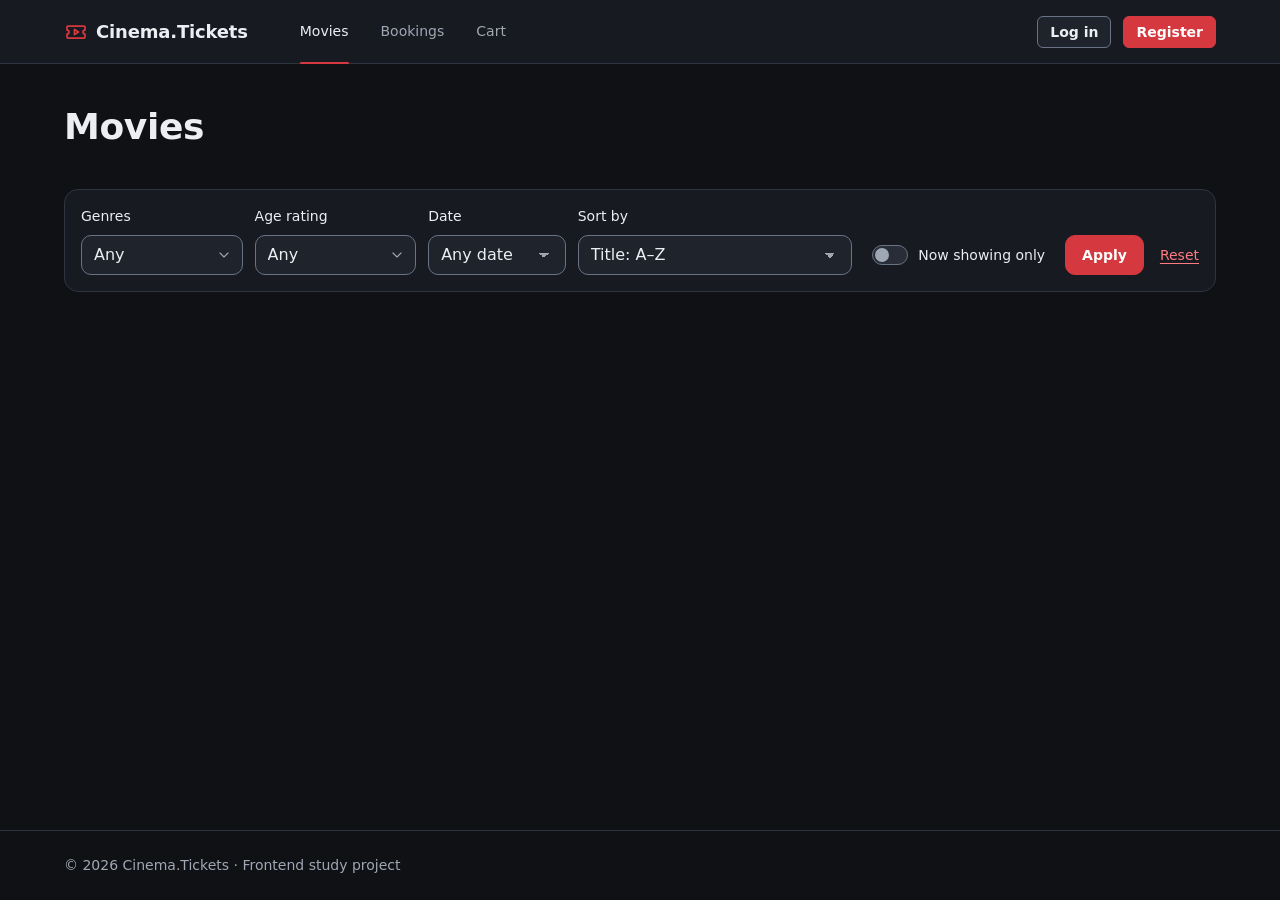
<file: index.html>
<!doctype html>
<html lang="en">
<head>
<meta charset="utf-8">
<meta name="viewport" content="width=device-width, initial-scale=1">
<meta http-equiv="Content-Security-Policy" content="style-src 'self' 'unsafe-inline'; font-src 'self' data:">
<title>Movies · Cinema.Tickets</title>
<link rel="stylesheet" href="kit/tokens.css">
<link rel="stylesheet" href="kit/base.css">
<link rel="stylesheet" href="kit/layout.css">
<link rel="stylesheet" href="kit/components.css">
</head>
<body>
  <div class="l-page">

    <header class="l-header">
      <div class="l-container c-header">
        <a class="c-header__logo" href="index.html"><svg class="c-icon c-icon--lg" aria-hidden="true"><use href="kit/icons.svg#icon-logo"></use></svg><span>Cinema.Tickets</span></a>
        <nav class="c-nav" aria-label="Main">
          <a class="c-nav__link" href="index.html" aria-current="page">Movies</a>
          <a class="c-nav__link" href="bookings.html">Bookings</a>
          <a class="c-nav__link" href="cart.html">Cart <span class="c-counter" hidden="hidden">0</span></a>
        </nav>
        <div class="c-header__user">
          <a class="c-btn c-btn--secondary c-btn--sm" href="login.html">Log in</a>
          <a class="c-btn c-btn--primary c-btn--sm" href="registration.html">Register</a>
        </div>
      </div>
    </header>

    <main class="l-main">
      <div class="l-container l-stack l-stack--lg">

        <div id="page-alert" hidden></div>

        <div class="c-page-title">
          <div class="c-page-title__main">
            <h1>Movies</h1>
            <div class="c-page-title__subtitle" id="catalog-count"></div>
          </div>
        </div>

        <form class="c-filter-bar" id="filter-form" method="get" action="index.html" aria-label="Filters">
          <div class="c-filter-bar__filters">

            <details class="c-multiselect">
              <summary class="c-multiselect__summary">
                <span class="c-multiselect__label">Genres</span>
                <span class="c-multiselect__control"><span class="c-multiselect__value">Any</span><svg class="c-icon c-icon--sm" aria-hidden="true"><use href="kit/icons.svg#icon-chevron-down"></use></svg></span>
              </summary>
              <div class="c-multiselect__panel">
                <label class="c-check c-multiselect__option"><input class="c-check__input" type="checkbox" name="genres" value="Action"><span class="c-check__box" aria-hidden="true"></span><span>Action</span></label>
                <label class="c-check c-multiselect__option"><input class="c-check__input" type="checkbox" name="genres" value="Adventure"><span class="c-check__box" aria-hidden="true"></span><span>Adventure</span></label>
                <label class="c-check c-multiselect__option"><input class="c-check__input" type="checkbox" name="genres" value="Animation"><span class="c-check__box" aria-hidden="true"></span><span>Animation</span></label>
                <label class="c-check c-multiselect__option"><input class="c-check__input" type="checkbox" name="genres" value="Comedy"><span class="c-check__box" aria-hidden="true"></span><span>Comedy</span></label>
                <label class="c-check c-multiselect__option"><input class="c-check__input" type="checkbox" name="genres" value="Crime"><span class="c-check__box" aria-hidden="true"></span><span>Crime</span></label>
                <label class="c-check c-multiselect__option"><input class="c-check__input" type="checkbox" name="genres" value="Documentary"><span class="c-check__box" aria-hidden="true"></span><span>Documentary</span></label>
                <label class="c-check c-multiselect__option"><input class="c-check__input" type="checkbox" name="genres" value="Drama"><span class="c-check__box" aria-hidden="true"></span><span>Drama</span></label>
                <label class="c-check c-multiselect__option"><input class="c-check__input" type="checkbox" name="genres" value="Family"><span class="c-check__box" aria-hidden="true"></span><span>Family</span></label>
                <label class="c-check c-multiselect__option"><input class="c-check__input" type="checkbox" name="genres" value="Fantasy"><span class="c-check__box" aria-hidden="true"></span><span>Fantasy</span></label>
                <label class="c-check c-multiselect__option"><input class="c-check__input" type="checkbox" name="genres" value="Horror"><span class="c-check__box" aria-hidden="true"></span><span>Horror</span></label>
                <label class="c-check c-multiselect__option"><input class="c-check__input" type="checkbox" name="genres" value="Romance"><span class="c-check__box" aria-hidden="true"></span><span>Romance</span></label>
                <label class="c-check c-multiselect__option"><input class="c-check__input" type="checkbox" name="genres" value="SciFi"><span class="c-check__box" aria-hidden="true"></span><span>Sci-Fi</span></label>
                <label class="c-check c-multiselect__option"><input class="c-check__input" type="checkbox" name="genres" value="Thriller"><span class="c-check__box" aria-hidden="true"></span><span>Thriller</span></label>
              </div>
            </details>

            <details class="c-multiselect">
              <summary class="c-multiselect__summary">
                <span class="c-multiselect__label">Age rating</span>
                <span class="c-multiselect__control"><span class="c-multiselect__value">Any</span><svg class="c-icon c-icon--sm" aria-hidden="true"><use href="kit/icons.svg#icon-chevron-down"></use></svg></span>
              </summary>
              <div class="c-multiselect__panel">
                <label class="c-check c-multiselect__option"><input class="c-check__input" type="checkbox" name="ageRatings" value="Age0"><span class="c-check__box" aria-hidden="true"></span><span>0+</span></label>
                <label class="c-check c-multiselect__option"><input class="c-check__input" type="checkbox" name="ageRatings" value="Age6"><span class="c-check__box" aria-hidden="true"></span><span>6+</span></label>
                <label class="c-check c-multiselect__option"><input class="c-check__input" type="checkbox" name="ageRatings" value="Age12"><span class="c-check__box" aria-hidden="true"></span><span>12+</span></label>
                <label class="c-check c-multiselect__option"><input class="c-check__input" type="checkbox" name="ageRatings" value="Age16"><span class="c-check__box" aria-hidden="true"></span><span>16+</span></label>
                <label class="c-check c-multiselect__option"><input class="c-check__input" type="checkbox" name="ageRatings" value="Age18"><span class="c-check__box" aria-hidden="true"></span><span>18+</span></label>
              </div>
            </details>

            <div class="c-field">
              <label class="c-field__label" for="filter-date">Date</label>
              <select class="c-select" id="filter-date" name="date">
                <option value="" selected="selected">Any date</option>
              </select>
            </div>

            <div class="c-field">
              <label class="c-field__label" for="filter-sorting">Sort by</label>
              <select class="c-select" id="filter-sorting" name="sorting">
                <option value="TitleAsc" selected="selected">Title: A–Z</option>
                <option value="TitleDesc">Title: Z–A</option>
                <option value="RatingDesc">Rating: high to low</option>
                <option value="RatingAsc">Rating: low to high</option>
                <option value="ReleaseDateDesc">Release date: newest first</option>
                <option value="ReleaseDateAsc">Release date: oldest first</option>
              </select>
            </div>

            <div class="c-filter-bar__toggle">
              <label class="c-switch"><input class="c-switch__input" id="filter-now-showing" type="checkbox" role="switch" name="nowShowing" value="true"><span class="c-switch__track" aria-hidden="true"></span><span>Now showing only</span></label>
            </div>
          </div>

          <div class="c-filter-bar__actions">
            <button class="c-btn c-btn--primary" type="submit">Apply</button>
            <a class="c-btn c-btn--link" href="index.html">Reset</a>
          </div>
        </form>

        <div class="l-grid l-grid--cols-4" id="movie-grid"></div>

        <div id="empty-area"></div>

        <div id="pagination-area"></div>

      </div>
    </main>

    <footer class="l-footer">
      <div class="l-container c-footer">© 2026 Cinema.Tickets · Frontend study project</div>
    </footer>

  </div>
  <script type="module" src="js/pages/index.js"></script>
</body>
</html>
</file>
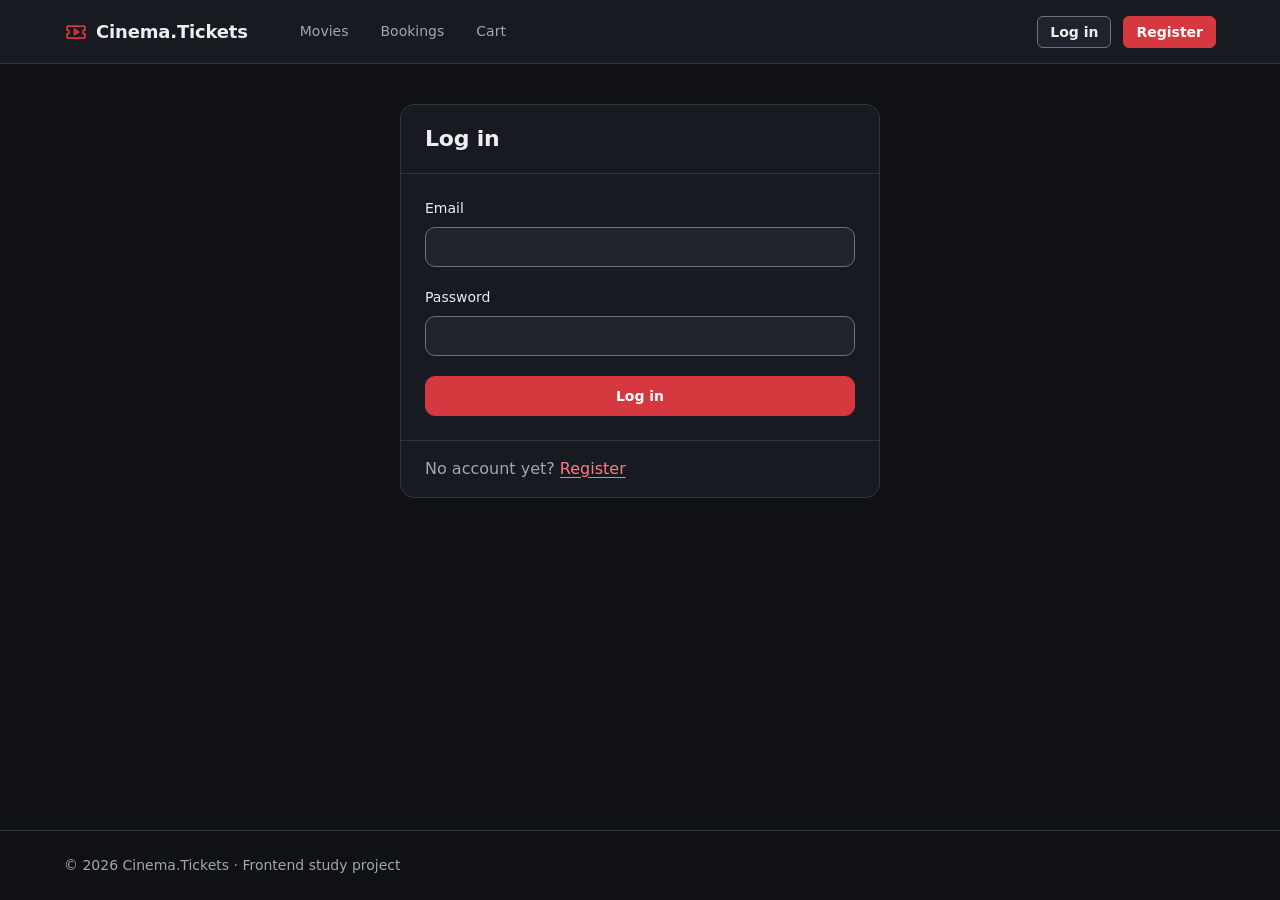
<file: booking.html>
<!doctype html>
<html lang="en">
<head>
<meta charset="utf-8">
<meta name="viewport" content="width=device-width, initial-scale=1">
<meta http-equiv="Content-Security-Policy" content="style-src 'self' 'unsafe-inline'; font-src 'self' data:">
<title>Booking · Cinema.Tickets</title>
<link rel="stylesheet" href="kit/tokens.css">
<link rel="stylesheet" href="kit/base.css">
<link rel="stylesheet" href="kit/layout.css">
<link rel="stylesheet" href="kit/components.css">
</head>
<body>
  <div class="l-page">

    <header class="l-header">
      <div class="l-container c-header">
        <a class="c-header__logo" href="index.html"><svg class="c-icon c-icon--lg" aria-hidden="true"><use href="kit/icons.svg#icon-logo"></use></svg><span>Cinema.Tickets</span></a>
        <nav class="c-nav" aria-label="Main">
          <a class="c-nav__link" href="index.html">Movies</a>
          <a class="c-nav__link" href="bookings.html" aria-current="page">Bookings</a>
          <a class="c-nav__link" href="cart.html">Cart <span class="c-counter" hidden="hidden">0</span></a>
        </nav>
        <div class="c-header__user">
          <a class="c-btn c-btn--secondary c-btn--sm" href="login.html">Log in</a>
          <a class="c-btn c-btn--primary c-btn--sm" href="registration.html">Register</a>
        </div>
      </div>
    </header>

    <main class="l-main">
      <div class="l-container l-stack l-stack--lg">

        <a class="c-back-link" href="bookings.html"><svg class="c-icon c-icon--sm" aria-hidden="true"><use href="kit/icons.svg#icon-chevron-left"></use></svg>All bookings</a>

        <div id="booking-content" class="l-stack l-stack--lg"></div>

      </div>
    </main>

    <footer class="l-footer">
      <div class="l-container c-footer">© 2026 Cinema.Tickets · Frontend study project</div>
    </footer>

    <dialog class="c-dialog" id="cancel-dialog" aria-labelledby="cancel-dialog-title">
      <h2 class="c-dialog__title" id="cancel-dialog-title"></h2>
      <p class="c-dialog__text">The seats will be released. This action cannot be undone.</p>
      <div class="c-dialog__actions">
        <button class="c-btn c-btn--secondary" type="button" id="keep-booking">Keep the booking</button>
        <button class="c-btn c-btn--danger" type="button" id="confirm-cancel">Cancel booking</button>
      </div>
    </dialog>

  </div>
  <script type="module" src="js/pages/booking.js"></script>
</body>
</html>
</file>
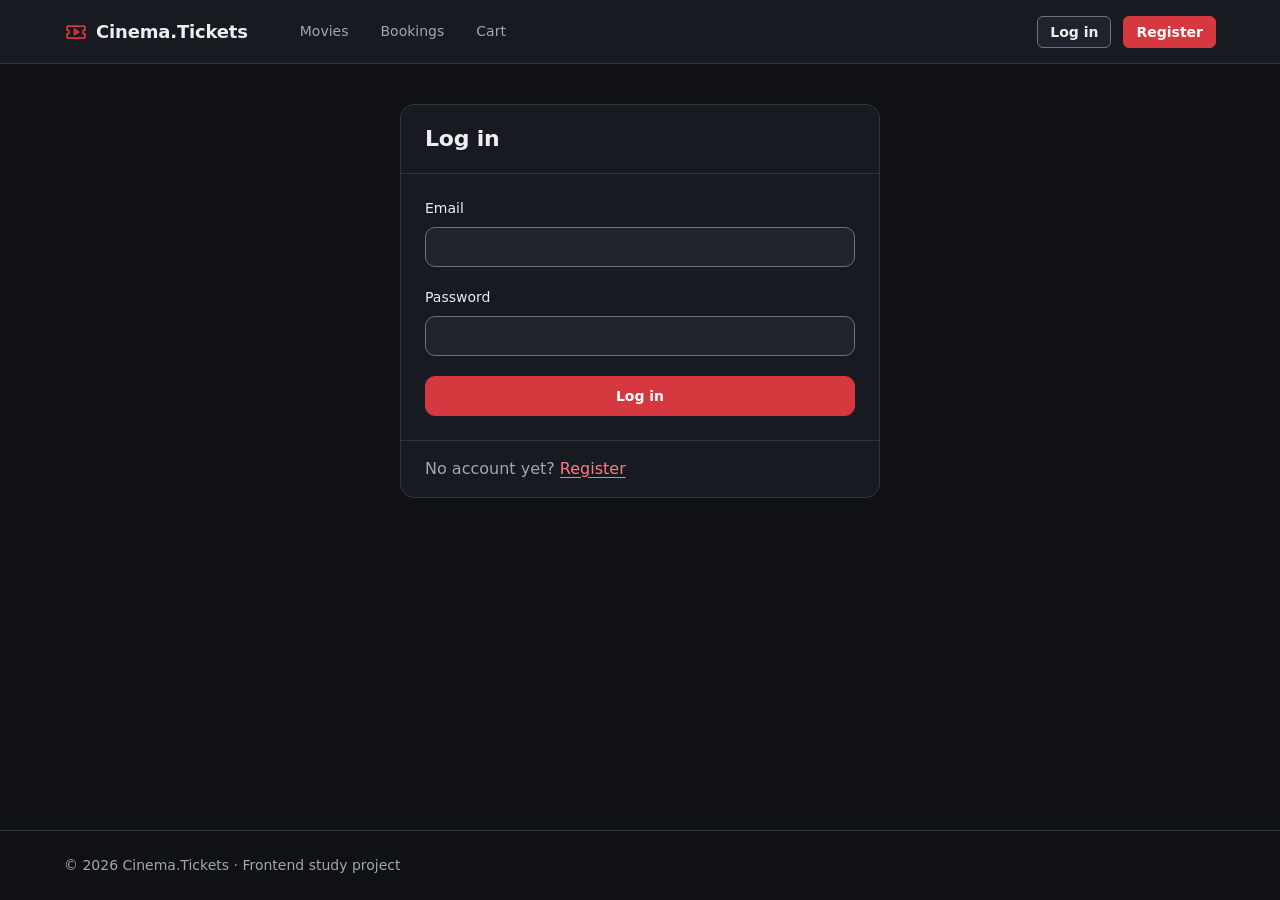
<file: bookings.html>
<!doctype html>
<html lang="en">
<head>
<meta charset="utf-8">
<meta name="viewport" content="width=device-width, initial-scale=1">
<meta http-equiv="Content-Security-Policy" content="style-src 'self' 'unsafe-inline'; font-src 'self' data:">
<title>Bookings · Cinema.Tickets</title>
<link rel="stylesheet" href="kit/tokens.css">
<link rel="stylesheet" href="kit/base.css">
<link rel="stylesheet" href="kit/layout.css">
<link rel="stylesheet" href="kit/components.css">
</head>
<body>
  <div class="l-page">

    <header class="l-header">
      <div class="l-container c-header">
        <a class="c-header__logo" href="index.html"><svg class="c-icon c-icon--lg" aria-hidden="true"><use href="kit/icons.svg#icon-logo"></use></svg><span>Cinema.Tickets</span></a>
        <nav class="c-nav" aria-label="Main">
          <a class="c-nav__link" href="index.html">Movies</a>
          <a class="c-nav__link" href="bookings.html" aria-current="page">Bookings</a>
          <a class="c-nav__link" href="cart.html">Cart <span class="c-counter" hidden="hidden">0</span></a>
        </nav>
        <div class="c-header__user">
          <a class="c-btn c-btn--secondary c-btn--sm" href="login.html">Log in</a>
          <a class="c-btn c-btn--primary c-btn--sm" href="registration.html">Register</a>
        </div>
      </div>
    </header>

    <main class="l-main">
      <div class="l-container l-stack l-stack--lg">

        <div class="c-page-title">
          <div class="c-page-title__main">
            <h1>Bookings</h1>
          </div>
        </div>

        <div id="created-alert" hidden></div>

        <div id="cart-hint" hidden></div>

        <div class="l-stack l-stack--sm" id="bookings-list"></div>

        <div id="bookings-empty"></div>

      </div>
    </main>

    <footer class="l-footer">
      <div class="l-container c-footer">© 2026 Cinema.Tickets · Frontend study project</div>
    </footer>

    <dialog class="c-dialog" id="cancel-dialog" aria-labelledby="cancel-dialog-title">
      <h2 class="c-dialog__title" id="cancel-dialog-title"></h2>
      <p class="c-dialog__text">The seats will be released. This action cannot be undone.</p>
      <div class="c-dialog__actions">
        <button class="c-btn c-btn--secondary" type="button" id="keep-booking">Keep the booking</button>
        <button class="c-btn c-btn--danger" type="button" id="confirm-cancel">Cancel booking</button>
      </div>
    </dialog>

  </div>
  <script type="module" src="js/pages/bookings.js"></script>
</body>
</html>
</file>
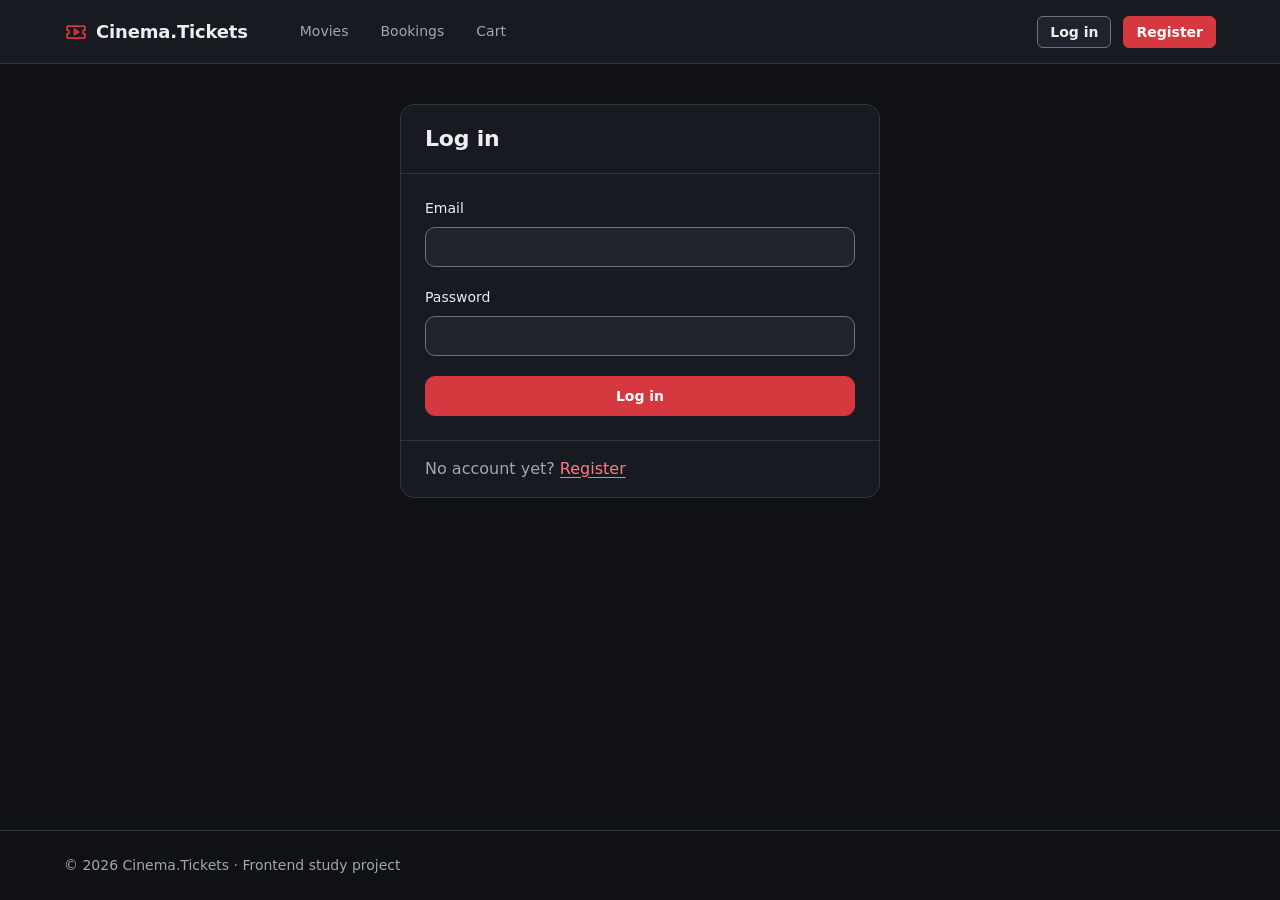
<file: cart.html>
<!doctype html>
<html lang="en">
<head>
<meta charset="utf-8">
<meta name="viewport" content="width=device-width, initial-scale=1">
<meta http-equiv="Content-Security-Policy" content="style-src 'self' 'unsafe-inline'; font-src 'self' data:">
<title>Cart · Cinema.Tickets</title>
<link rel="stylesheet" href="kit/tokens.css">
<link rel="stylesheet" href="kit/base.css">
<link rel="stylesheet" href="kit/layout.css">
<link rel="stylesheet" href="kit/components.css">
</head>
<body>
  <div class="l-page">

    <header class="l-header">
      <div class="l-container c-header">
        <a class="c-header__logo" href="index.html"><svg class="c-icon c-icon--lg" aria-hidden="true"><use href="kit/icons.svg#icon-logo"></use></svg><span>Cinema.Tickets</span></a>
        <nav class="c-nav" aria-label="Main">
          <a class="c-nav__link" href="index.html">Movies</a>
          <a class="c-nav__link" href="bookings.html">Bookings</a>
          <a class="c-nav__link" href="cart.html" aria-current="page">Cart <span class="c-counter" hidden="hidden">0</span></a>
        </nav>
        <div class="c-header__user">
          <a class="c-btn c-btn--secondary c-btn--sm" href="login.html">Log in</a>
          <a class="c-btn c-btn--primary c-btn--sm" href="registration.html">Register</a>
        </div>
      </div>
    </header>

    <main class="l-main">
      <div class="l-container l-stack l-stack--lg">

        <div class="c-page-title">
          <div class="c-page-title__main">
            <h1>Cart</h1>
            <div class="c-page-title__subtitle" id="cart-subtitle"></div>
          </div>
        </div>

        <div class="l-split">
          <div class="l-split__main">

            <div id="cart-alert" hidden></div>

            <p class="c-timer" id="timer" hidden><svg class="c-icon c-icon--sm" aria-hidden="true"><use href="kit/icons.svg#icon-clock"></use></svg><span id="timer-text"></span></p>

            <div id="cart-groups" class="l-stack l-stack--lg"></div>

            <div id="cart-empty"></div>
          </div>

          <aside class="l-split__aside" aria-label="Summary">
            <section class="c-summary" aria-labelledby="summary-title">
              <h2 class="c-summary__title" id="summary-title">Summary</h2>

              <dl class="c-summary__lines">
                <div class="c-summary__line"><dt>Tickets</dt><dd id="summary-tickets">0</dd></div>
                <div class="c-summary__total"><dt>Total</dt><dd id="summary-total">0 ₽</dd></div>
              </dl>

              <div class="c-summary__actions">
                <a class="c-btn c-btn--primary c-btn--block" href="purchase.html">Proceed to checkout</a>
                <button class="c-btn c-btn--ghost c-btn--danger c-btn--block" type="button" id="clear-cart">Clear the cart</button>
              </div>
            </section>
          </aside>
        </div>

      </div>
    </main>

    <footer class="l-footer">
      <div class="l-container c-footer">© 2026 Cinema.Tickets · Frontend study project</div>
    </footer>

  </div>
  <script type="module" src="js/pages/cart.js"></script>
</body>
</html>
</file>
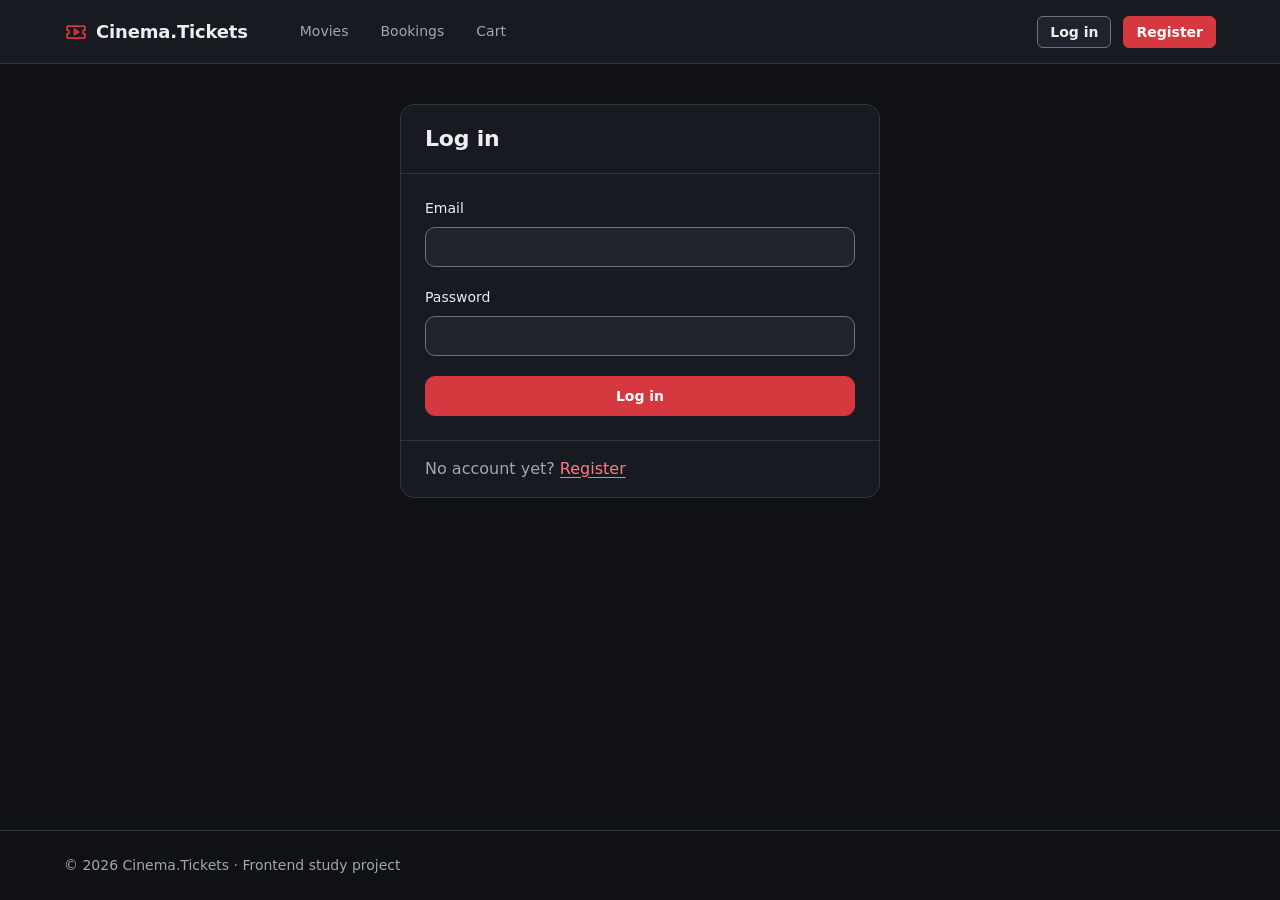
<file: login.html>
<!doctype html>
<html lang="en">
<head>
<meta charset="utf-8">
<meta name="viewport" content="width=device-width, initial-scale=1">
<meta http-equiv="Content-Security-Policy" content="style-src 'self' 'unsafe-inline'; font-src 'self' data:">
<title>Log in · Cinema.Tickets</title>
<link rel="stylesheet" href="kit/tokens.css">
<link rel="stylesheet" href="kit/base.css">
<link rel="stylesheet" href="kit/layout.css">
<link rel="stylesheet" href="kit/components.css">
</head>
<body>
  <div class="l-page">

    <header class="l-header">
      <div class="l-container c-header">
        <a class="c-header__logo" href="index.html"><svg class="c-icon c-icon--lg" aria-hidden="true"><use href="kit/icons.svg#icon-logo"></use></svg><span>Cinema.Tickets</span></a>
        <nav class="c-nav" aria-label="Main">
          <a class="c-nav__link" href="index.html">Movies</a>
          <a class="c-nav__link" href="bookings.html">Bookings</a>
          <a class="c-nav__link" href="cart.html">Cart <span class="c-counter" hidden="hidden">0</span></a>
        </nav>
        <div class="c-header__user">
          <a class="c-btn c-btn--secondary c-btn--sm" href="login.html">Log in</a>
          <a class="c-btn c-btn--primary c-btn--sm" href="registration.html">Register</a>
        </div>
      </div>
    </header>

    <main class="l-main">
      <div class="l-container l-stack l-stack--lg">
        <div class="l-narrow">
          <section class="c-card" aria-labelledby="form-title">
            <div class="c-card__header"><h1 class="c-card__title" id="form-title">Log in</h1></div>

            <form class="c-card__body" id="login-form" method="post" novalidate="novalidate">

              <div id="form-alert" hidden></div>

              <div class="c-field">
                <label class="c-field__label" for="login-email">Email</label>
                <input class="c-input" id="login-email" type="email" name="email" autocomplete="email">
                <p class="c-field__error" id="login-email-error" hidden><svg class="c-icon c-icon--sm" aria-hidden="true"><use href="kit/icons.svg#icon-error"></use></svg><span></span></p>
              </div>

              <div class="c-field">
                <label class="c-field__label" for="login-password">Password</label>
                <input class="c-input" id="login-password" type="password" name="password" autocomplete="current-password">
                <p class="c-field__error" id="login-password-error" hidden><svg class="c-icon c-icon--sm" aria-hidden="true"><use href="kit/icons.svg#icon-error"></use></svg><span></span></p>
              </div>

              <button class="c-btn c-btn--primary c-btn--block" type="submit" id="login-submit" disabled>Log in</button>
            </form>

            <div class="c-card__footer"><p class="u-muted">No account yet? <a href="registration.html">Register</a></p></div>
          </section>
        </div>
      </div>
    </main>

    <footer class="l-footer">
      <div class="l-container c-footer">© 2026 Cinema.Tickets · Frontend study project</div>
    </footer>

  </div>
  <script type="module" src="js/pages/login.js"></script>
</body>
</html>
</file>
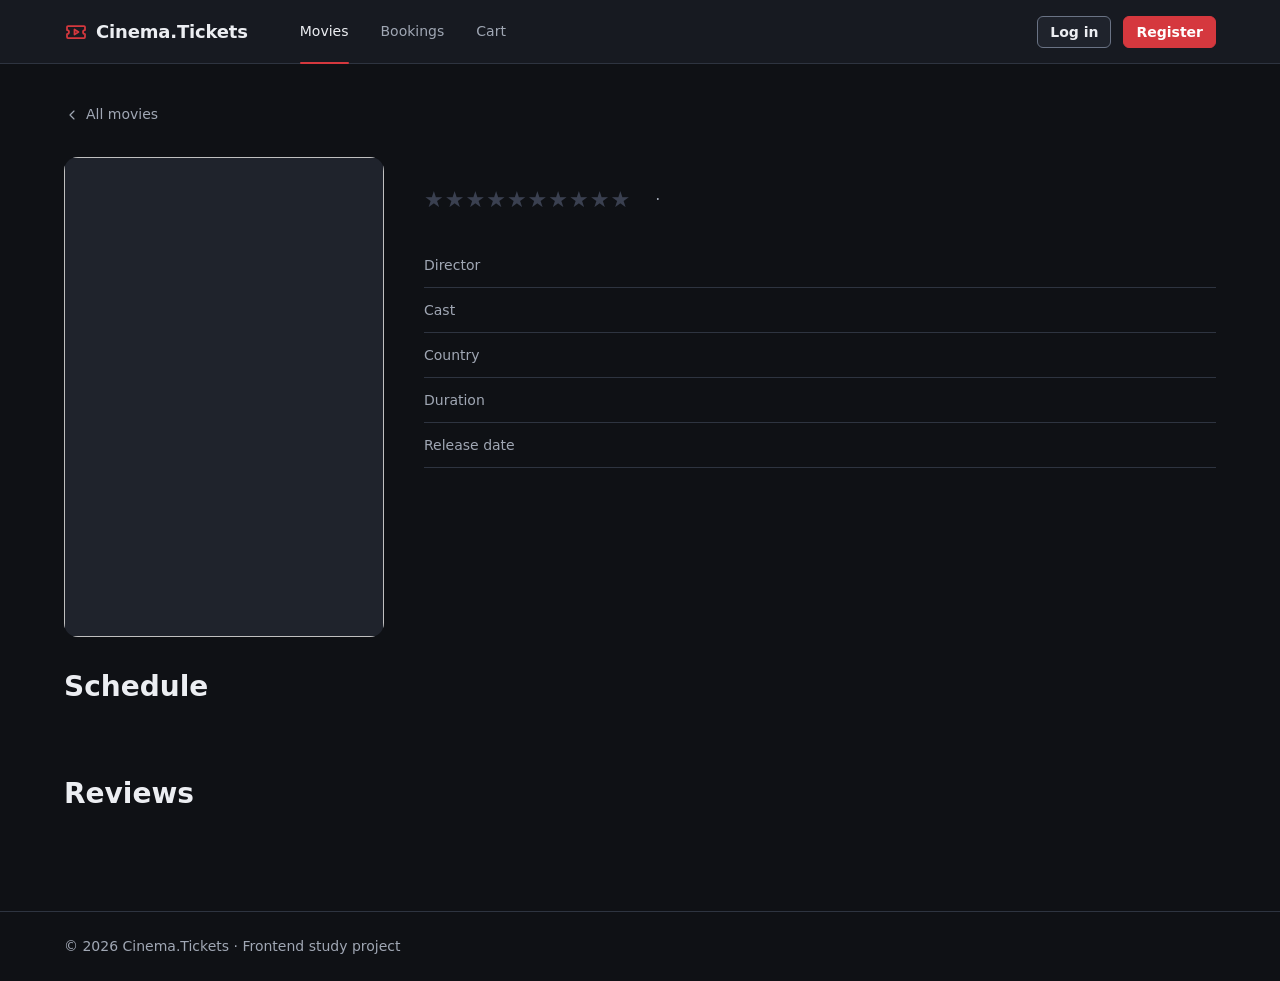
<file: movie.html>
<!doctype html>
<html lang="en">
<head>
<meta charset="utf-8">
<meta name="viewport" content="width=device-width, initial-scale=1">
<meta http-equiv="Content-Security-Policy" content="style-src 'self' 'unsafe-inline'; font-src 'self' data:">
<title>Movie · Cinema.Tickets</title>
<link rel="stylesheet" href="kit/tokens.css">
<link rel="stylesheet" href="kit/base.css">
<link rel="stylesheet" href="kit/layout.css">
<link rel="stylesheet" href="kit/components.css">
</head>
<body>
  <div class="l-page">

    <header class="l-header">
      <div class="l-container c-header">
        <a class="c-header__logo" href="index.html"><svg class="c-icon c-icon--lg" aria-hidden="true"><use href="kit/icons.svg#icon-logo"></use></svg><span>Cinema.Tickets</span></a>
        <nav class="c-nav" aria-label="Main">
          <a class="c-nav__link" href="index.html" aria-current="page">Movies</a>
          <a class="c-nav__link" href="bookings.html">Bookings</a>
          <a class="c-nav__link" href="cart.html">Cart <span class="c-counter" hidden="hidden">0</span></a>
        </nav>
        <div class="c-header__user">
          <a class="c-btn c-btn--secondary c-btn--sm" href="login.html">Log in</a>
          <a class="c-btn c-btn--primary c-btn--sm" href="registration.html">Register</a>
        </div>
      </div>
    </header>

    <main class="l-main">
      <div class="l-container l-stack l-stack--lg">

        <a class="c-back-link" href="index.html"><svg class="c-icon c-icon--sm" aria-hidden="true"><use href="kit/icons.svg#icon-chevron-left"></use></svg>All movies</a>

        <div id="movie-content" class="l-stack l-stack--lg">

          <section class="l-media" aria-labelledby="movie-title">
            <div class="c-poster c-poster--lg"><img class="c-poster__img" id="movie-poster" alt="" width="400" height="600"></div>
            <div class="l-stack">
              <h1 id="movie-title"></h1>
              <div class="l-cluster" id="movie-badges"></div>
              <div class="c-stars c-stars--lg" id="movie-stars"><span class="c-stars__icons" role="img"></span><span class="c-stars__value"></span><span class="c-stars__count"></span></div>
              <p id="movie-description"></p>
              <dl class="c-dl">
                <div class="c-dl__row"><dt class="c-dl__term">Director</dt><dd class="c-dl__desc" id="movie-director"></dd></div>
                <div class="c-dl__row"><dt class="c-dl__term">Cast</dt><dd class="c-dl__desc" id="movie-cast"></dd></div>
                <div class="c-dl__row"><dt class="c-dl__term">Country</dt><dd class="c-dl__desc" id="movie-country"></dd></div>
                <div class="c-dl__row"><dt class="c-dl__term">Duration</dt><dd class="c-dl__desc" id="movie-duration"></dd></div>
                <div class="c-dl__row"><dt class="c-dl__term">Release date</dt><dd class="c-dl__desc" id="movie-release"></dd></div>
              </dl>
            </div>
          </section>

          <section class="l-section" aria-labelledby="schedule-title">
            <div class="l-section__header"><h2 class="l-section__title" id="schedule-title">Schedule</h2></div>

            <div id="schedule-alert" hidden></div>

            <nav class="c-date-tabs" id="date-tabs" aria-label="Session dates"></nav>

            <div id="schedule-area" class="l-stack l-stack--lg"></div>
          </section>

          <section class="l-section" aria-labelledby="reviews-title">
            <div class="l-section__header">
              <h2 class="l-section__title" id="reviews-title">Reviews <span class="l-section__count" id="reviews-count"></span></h2>
            </div>

            <div id="own-review-area"></div>

            <div class="l-stack" id="review-list"></div>

            <div id="load-more-area"></div>
          </section>

        </div>
      </div>
    </main>

    <footer class="l-footer">
      <div class="l-container c-footer">© 2026 Cinema.Tickets · Frontend study project</div>
    </footer>

    <dialog class="c-dialog" id="delete-review-dialog" aria-labelledby="delete-review-title">
      <h2 class="c-dialog__title" id="delete-review-title">Delete the review?</h2>
      <p class="c-dialog__text">The review and its rating will be removed. This action cannot be undone.</p>
      <div class="c-dialog__actions">
        <button class="c-btn c-btn--secondary" type="button" id="keep-review">Keep the review</button>
        <button class="c-btn c-btn--danger" type="button" id="confirm-delete-review">Delete</button>
      </div>
    </dialog>

  </div>
  <script type="module" src="js/pages/movie.js"></script>
</body>
</html>
</file>
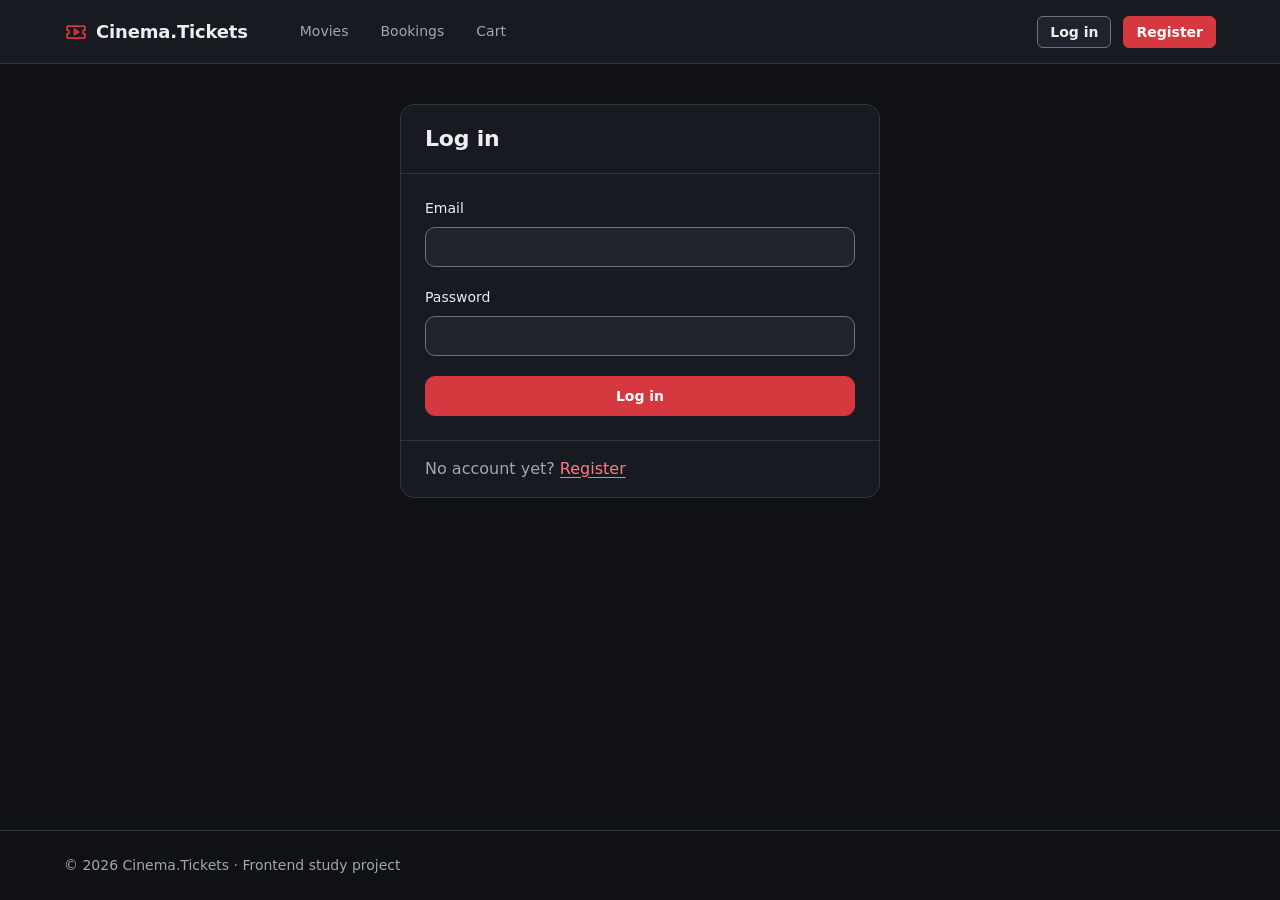
<file: profile.html>
<!doctype html>
<html lang="en">
<head>
<meta charset="utf-8">
<meta name="viewport" content="width=device-width, initial-scale=1">
<meta http-equiv="Content-Security-Policy" content="style-src 'self' 'unsafe-inline'; font-src 'self' data:">
<title>Profile · Cinema.Tickets</title>
<link rel="stylesheet" href="kit/tokens.css">
<link rel="stylesheet" href="kit/base.css">
<link rel="stylesheet" href="kit/layout.css">
<link rel="stylesheet" href="kit/components.css">
</head>
<body>
  <div class="l-page">

    <header class="l-header">
      <div class="l-container c-header">
        <a class="c-header__logo" href="index.html"><svg class="c-icon c-icon--lg" aria-hidden="true"><use href="kit/icons.svg#icon-logo"></use></svg><span>Cinema.Tickets</span></a>
        <nav class="c-nav" aria-label="Main">
          <a class="c-nav__link" href="index.html">Movies</a>
          <a class="c-nav__link" href="bookings.html">Bookings</a>
          <a class="c-nav__link" href="cart.html">Cart <span class="c-counter" hidden="hidden">0</span></a>
        </nav>
        <div class="c-header__user">
          <a class="c-btn c-btn--secondary c-btn--sm" href="login.html">Log in</a>
          <a class="c-btn c-btn--primary c-btn--sm" href="registration.html">Register</a>
        </div>
      </div>
    </header>

    <main class="l-main">
      <div class="l-container l-stack l-stack--lg">
        <div class="l-narrow l-narrow--wide">
          <section class="c-card" aria-labelledby="form-title">
            <div class="c-card__header"><h1 class="c-card__title" id="form-title">Profile</h1></div>

            <form class="c-card__body" id="profile-form" method="post" novalidate="novalidate">

              <div id="form-alert" hidden></div>

              <div>
                <div class="c-static"><span class="c-static__label">Email</span><span class="c-static__value" id="profile-email"></span></div>
                <div class="c-static"><span class="c-static__label">Gender</span><span class="c-static__value" id="profile-gender"></span></div>
              </div>

              <div class="c-field">
                <label class="c-field__label" for="profile-name">Full name</label>
                <input class="c-input" id="profile-name" type="text" name="fullName" autocomplete="name">
                <p class="c-field__error" id="profile-name-error" hidden><svg class="c-icon c-icon--sm" aria-hidden="true"><use href="kit/icons.svg#icon-error"></use></svg><span></span></p>
              </div>

              <div class="c-field">
                <label class="c-field__label" for="profile-birth">Date of birth</label>
                <input class="c-input" id="profile-birth" type="date" name="birthDate" autocomplete="bday">
                <p class="c-field__error" id="profile-birth-error" hidden><svg class="c-icon c-icon--sm" aria-hidden="true"><use href="kit/icons.svg#icon-error"></use></svg><span></span></p>
              </div>

              <div class="c-field">
                <label class="c-field__label" for="profile-phone">Phone number</label>
                <input class="c-input" id="profile-phone" type="tel" name="phoneNumber" autocomplete="tel" placeholder="+7 (___) ___-__-__" aria-describedby="profile-phone-hint">
                <p class="c-field__hint" id="profile-phone-hint">Format: +7 (xxx) xxx-xx-xx.</p>
                <p class="c-field__error" id="profile-phone-error" hidden><svg class="c-icon c-icon--sm" aria-hidden="true"><use href="kit/icons.svg#icon-error"></use></svg><span></span></p>
              </div>

              <div class="l-cluster l-cluster--end"><button class="c-btn c-btn--primary" type="submit" id="profile-submit" disabled>Save changes</button></div>
            </form>
          </section>
        </div>
      </div>
    </main>

    <footer class="l-footer">
      <div class="l-container c-footer">© 2026 Cinema.Tickets · Frontend study project</div>
    </footer>

  </div>
  <script type="module" src="js/pages/profile.js"></script>
</body>
</html>
</file>
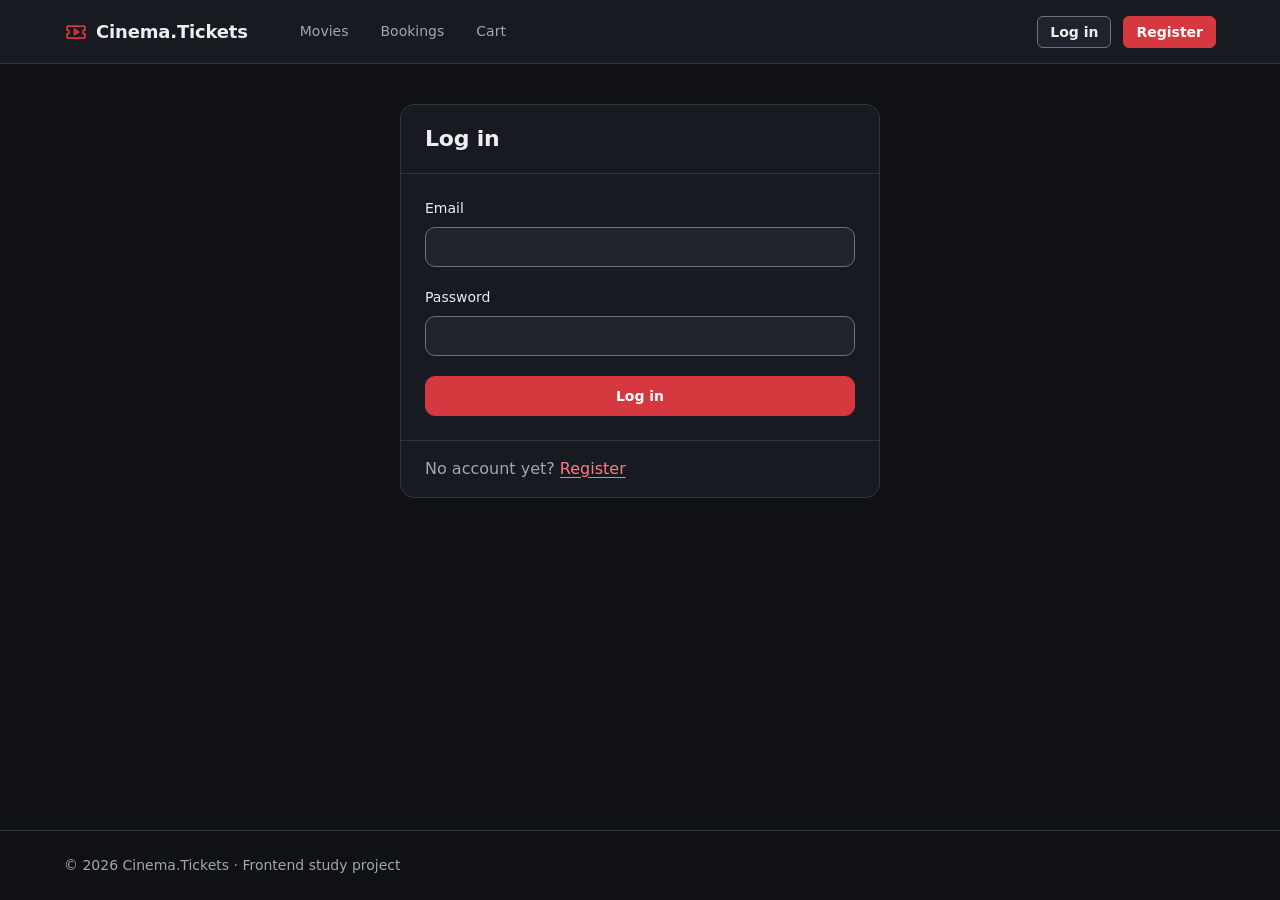
<file: purchase.html>
<!doctype html>
<html lang="en">
<head>
<meta charset="utf-8">
<meta name="viewport" content="width=device-width, initial-scale=1">
<meta http-equiv="Content-Security-Policy" content="style-src 'self' 'unsafe-inline'; font-src 'self' data:">
<title>Checkout · Cinema.Tickets</title>
<link rel="stylesheet" href="kit/tokens.css">
<link rel="stylesheet" href="kit/base.css">
<link rel="stylesheet" href="kit/layout.css">
<link rel="stylesheet" href="kit/components.css">
</head>
<body>
  <div class="l-page">

    <header class="l-header">
      <div class="l-container c-header">
        <a class="c-header__logo" href="index.html"><svg class="c-icon c-icon--lg" aria-hidden="true"><use href="kit/icons.svg#icon-logo"></use></svg><span>Cinema.Tickets</span></a>
        <nav class="c-nav" aria-label="Main">
          <a class="c-nav__link" href="index.html">Movies</a>
          <a class="c-nav__link" href="bookings.html">Bookings</a>
          <a class="c-nav__link" href="cart.html" aria-current="page">Cart <span class="c-counter" hidden="hidden">0</span></a>
        </nav>
        <div class="c-header__user">
          <a class="c-btn c-btn--secondary c-btn--sm" href="login.html">Log in</a>
          <a class="c-btn c-btn--primary c-btn--sm" href="registration.html">Register</a>
        </div>
      </div>
    </header>

    <main class="l-main">
      <div class="l-container l-stack l-stack--lg">

        <div class="c-page-title">
          <div class="c-page-title__main">
            <h1>Checkout</h1>
          </div>
        </div>

        <form class="l-split" id="checkout-form" aria-label="Checkout">
          <div class="l-split__main">

            <div id="checkout-alert" hidden></div>

            <section class="l-section" aria-labelledby="contact-title">
              <div class="l-section__header"><h2 class="l-section__title" id="contact-title">Contact details</h2></div>
              <div class="c-card">
                <div class="c-card__body">
                  <div>
                    <div class="c-static"><span class="c-static__label">Full name</span><span class="c-static__value" id="contact-name"></span></div>
                    <div class="c-static"><span class="c-static__label">Email</span><span class="c-static__value" id="contact-email"></span></div>
                    <div class="c-static"><span class="c-static__label">Phone number</span><span class="c-static__value" id="contact-phone"></span></div>
                  </div>
                  <p class="u-muted">Contact details are taken from the profile. <a href="profile.html">Edit the profile</a></p>
                </div>
              </div>
            </section>

            <section class="l-section" aria-labelledby="payment-title">
              <div class="l-section__header"><h2 class="l-section__title" id="payment-title">Payment method</h2></div>
              <fieldset class="l-grid l-grid--cols-2">
                <legend class="u-visually-hidden">Payment method</legend>
                <label class="c-choice-card">
                  <input class="c-choice-card__input" type="radio" name="paymentMethod" value="Card" checked="checked">
                  <span class="c-choice-card__body"><span class="c-choice-card__title">Card</span><span class="c-choice-card__text">Payment by card. The payment is simulated.</span></span>
                </label>
                <label class="c-choice-card">
                  <input class="c-choice-card__input" type="radio" name="paymentMethod" value="Cash">
                  <span class="c-choice-card__body"><span class="c-choice-card__title">Cash</span><span class="c-choice-card__text">Payment at the box office before the session.</span></span>
                </label>
              </fieldset>
            </section>

            <section class="l-section" aria-labelledby="promo-title">
              <div class="l-section__header"><h2 class="l-section__title" id="promo-title">Promo code</h2></div>
              <div class="c-promo" id="promo">
                <div class="c-promo__form" id="promo-form">
                  <label class="u-visually-hidden" for="promo-code">Promo code</label>
                  <input class="c-input c-promo__input" id="promo-code" type="text" maxlength="32" placeholder="Enter the promo code">
                  <button class="c-btn c-btn--secondary" type="button" id="promo-apply">Apply</button>
                </div>
                <p class="c-promo__message" id="promo-message" hidden></p>
              </div>
            </section>

            <section class="l-section" aria-labelledby="tickets-title">
              <div class="l-section__header"><h2 class="l-section__title" id="tickets-title">Tickets</h2></div>
              <div class="l-stack" id="ticket-groups"></div>
            </section>

          </div>

          <aside class="l-split__aside" aria-label="Summary">
            <section class="c-summary" aria-labelledby="summary-title">
              <h2 class="c-summary__title" id="summary-title">Summary</h2>

              <dl class="c-summary__lines">
                <div class="c-summary__line"><dt>Subtotal</dt><dd id="summary-subtotal">0 ₽</dd></div>
                <div class="c-summary__line c-summary__line--discount" id="summary-discount-line" hidden><dt></dt><dd id="summary-discount"></dd></div>
                <div class="c-summary__total"><dt>Total</dt><dd id="summary-total">0 ₽</dd></div>
              </dl>

              <div class="c-summary__actions">
                <button class="c-btn c-btn--primary c-btn--block" type="submit" id="confirm-button" disabled>Confirm booking</button>
              </div>

              <p class="c-summary__note" id="summary-note"></p>
            </section>
          </aside>
        </form>

      </div>
    </main>

    <footer class="l-footer">
      <div class="l-container c-footer">© 2026 Cinema.Tickets · Frontend study project</div>
    </footer>

  </div>
  <script type="module" src="js/pages/purchase.js"></script>
</body>
</html>
</file>
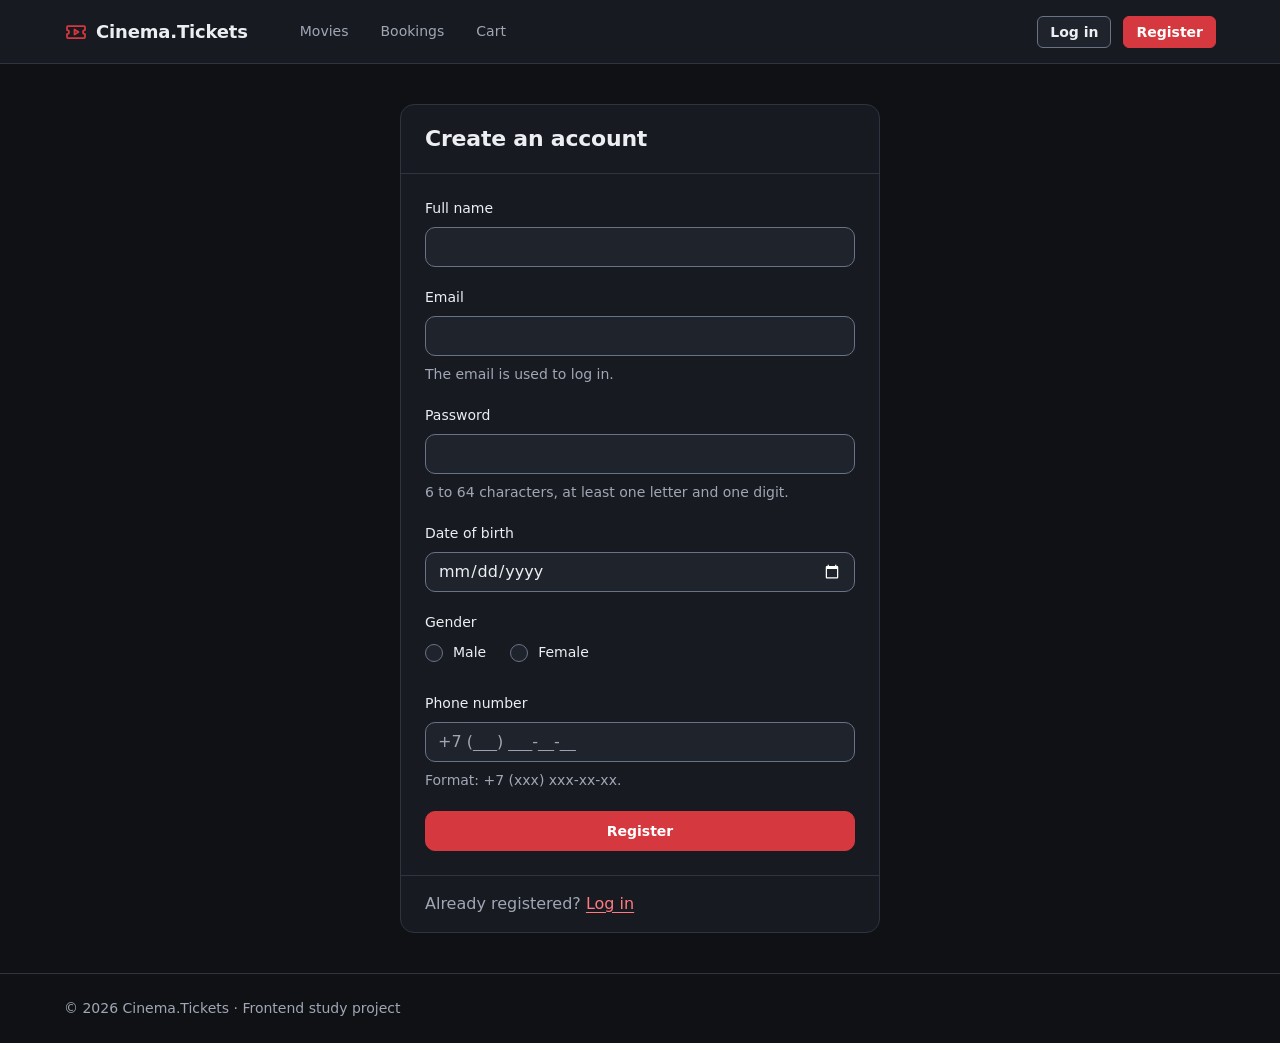
<file: registration.html>
<!doctype html>
<html lang="en">
<head>
<meta charset="utf-8">
<meta name="viewport" content="width=device-width, initial-scale=1">
<meta http-equiv="Content-Security-Policy" content="style-src 'self' 'unsafe-inline'; font-src 'self' data:">
<title>Register · Cinema.Tickets</title>
<link rel="stylesheet" href="kit/tokens.css">
<link rel="stylesheet" href="kit/base.css">
<link rel="stylesheet" href="kit/layout.css">
<link rel="stylesheet" href="kit/components.css">
</head>
<body>
  <div class="l-page">

    <header class="l-header">
      <div class="l-container c-header">
        <a class="c-header__logo" href="index.html"><svg class="c-icon c-icon--lg" aria-hidden="true"><use href="kit/icons.svg#icon-logo"></use></svg><span>Cinema.Tickets</span></a>
        <nav class="c-nav" aria-label="Main">
          <a class="c-nav__link" href="index.html">Movies</a>
          <a class="c-nav__link" href="bookings.html">Bookings</a>
          <a class="c-nav__link" href="cart.html">Cart <span class="c-counter" hidden="hidden">0</span></a>
        </nav>
        <div class="c-header__user">
          <a class="c-btn c-btn--secondary c-btn--sm" href="login.html">Log in</a>
          <a class="c-btn c-btn--primary c-btn--sm" href="registration.html">Register</a>
        </div>
      </div>
    </header>

    <main class="l-main">
      <div class="l-container l-stack l-stack--lg">
        <div class="l-narrow">
          <section class="c-card" aria-labelledby="form-title">
            <div class="c-card__header"><h1 class="c-card__title" id="form-title">Create an account</h1></div>

            <form class="c-card__body" id="reg-form" method="post" novalidate="novalidate">

              <div id="form-alert" hidden></div>

              <div class="c-field">
                <label class="c-field__label" for="reg-name">Full name</label>
                <input class="c-input" id="reg-name" type="text" name="fullName" autocomplete="name">
                <p class="c-field__error" id="reg-name-error" hidden><svg class="c-icon c-icon--sm" aria-hidden="true"><use href="kit/icons.svg#icon-error"></use></svg><span></span></p>
              </div>

              <div class="c-field">
                <label class="c-field__label" for="reg-email">Email</label>
                <input class="c-input" id="reg-email" type="email" name="email" autocomplete="email" aria-describedby="reg-email-hint">
                <p class="c-field__hint" id="reg-email-hint">The email is used to log in.</p>
                <p class="c-field__error" id="reg-email-error" hidden><svg class="c-icon c-icon--sm" aria-hidden="true"><use href="kit/icons.svg#icon-error"></use></svg><span></span></p>
              </div>

              <div class="c-field">
                <label class="c-field__label" for="reg-password">Password</label>
                <input class="c-input" id="reg-password" type="password" name="password" autocomplete="new-password" aria-describedby="reg-password-hint">
                <p class="c-field__hint" id="reg-password-hint">6 to 64 characters, at least one letter and one digit.</p>
                <p class="c-field__error" id="reg-password-error" hidden><svg class="c-icon c-icon--sm" aria-hidden="true"><use href="kit/icons.svg#icon-error"></use></svg><span></span></p>
              </div>

              <div class="c-field">
                <label class="c-field__label" for="reg-birth">Date of birth</label>
                <input class="c-input" id="reg-birth" type="date" name="birthDate" autocomplete="bday">
                <p class="c-field__error" id="reg-birth-error" hidden><svg class="c-icon c-icon--sm" aria-hidden="true"><use href="kit/icons.svg#icon-error"></use></svg><span></span></p>
              </div>

              <fieldset class="c-field">
                <legend class="c-field__label">Gender</legend>
                <div class="c-field__row">
                  <label class="c-radio"><input class="c-radio__input" id="reg-gender-male" type="radio" name="gender" value="Male"><span class="c-radio__box" aria-hidden="true"></span><span>Male</span></label>
                  <label class="c-radio"><input class="c-radio__input" id="reg-gender-female" type="radio" name="gender" value="Female"><span class="c-radio__box" aria-hidden="true"></span><span>Female</span></label>
                </div>
                <p class="c-field__error" id="reg-gender-error" hidden><svg class="c-icon c-icon--sm" aria-hidden="true"><use href="kit/icons.svg#icon-error"></use></svg><span></span></p>
              </fieldset>

              <div class="c-field">
                <label class="c-field__label" for="reg-phone">Phone number</label>
                <input class="c-input" id="reg-phone" type="tel" name="phoneNumber" autocomplete="tel" placeholder="+7 (___) ___-__-__" aria-describedby="reg-phone-hint">
                <p class="c-field__hint" id="reg-phone-hint">Format: +7 (xxx) xxx-xx-xx.</p>
                <p class="c-field__error" id="reg-phone-error" hidden><svg class="c-icon c-icon--sm" aria-hidden="true"><use href="kit/icons.svg#icon-error"></use></svg><span></span></p>
              </div>

              <button class="c-btn c-btn--primary c-btn--block" type="submit" id="reg-submit" disabled>Register</button>
            </form>

            <div class="c-card__footer"><p class="u-muted">Already registered? <a href="login.html">Log in</a></p></div>
          </section>
        </div>
      </div>
    </main>

    <footer class="l-footer">
      <div class="l-container c-footer">© 2026 Cinema.Tickets · Frontend study project</div>
    </footer>

  </div>
  <script type="module" src="js/pages/registration.js"></script>
</body>
</html>
</file>
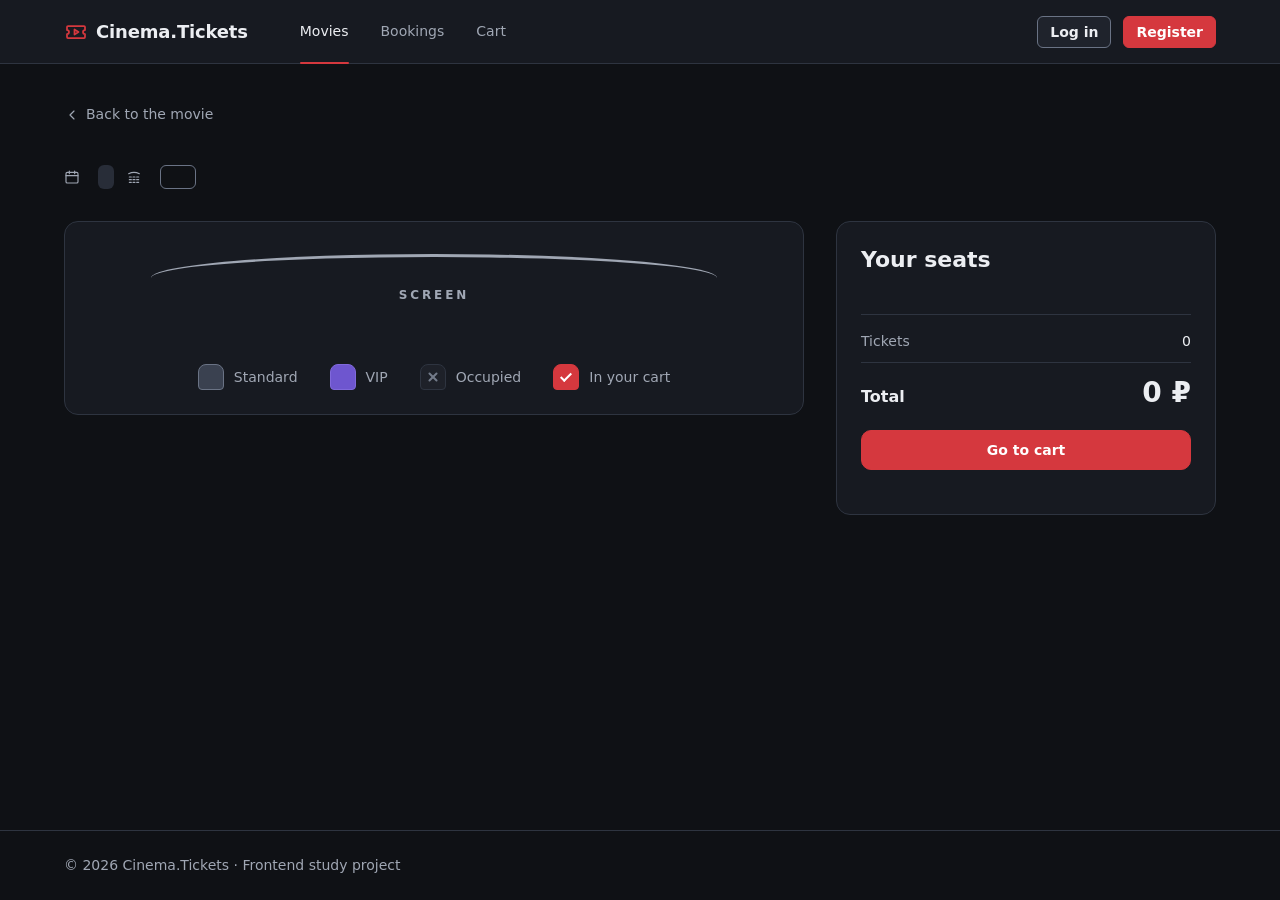
<file: session.html>
<!doctype html>
<html lang="en">
<head>
<meta charset="utf-8">
<meta name="viewport" content="width=device-width, initial-scale=1">
<meta http-equiv="Content-Security-Policy" content="style-src 'self' 'unsafe-inline'; font-src 'self' data:">
<title>Session · Cinema.Tickets</title>
<link rel="stylesheet" href="kit/tokens.css">
<link rel="stylesheet" href="kit/base.css">
<link rel="stylesheet" href="kit/layout.css">
<link rel="stylesheet" href="kit/components.css">
</head>
<body>
  <div class="l-page">

    <header class="l-header">
      <div class="l-container c-header">
        <a class="c-header__logo" href="index.html"><svg class="c-icon c-icon--lg" aria-hidden="true"><use href="kit/icons.svg#icon-logo"></use></svg><span>Cinema.Tickets</span></a>
        <nav class="c-nav" aria-label="Main">
          <a class="c-nav__link" href="index.html" aria-current="page">Movies</a>
          <a class="c-nav__link" href="bookings.html">Bookings</a>
          <a class="c-nav__link" href="cart.html">Cart <span class="c-counter" hidden="hidden">0</span></a>
        </nav>
        <div class="c-header__user">
          <a class="c-btn c-btn--secondary c-btn--sm" href="login.html">Log in</a>
          <a class="c-btn c-btn--primary c-btn--sm" href="registration.html">Register</a>
        </div>
      </div>
    </header>

    <main class="l-main">
      <div class="l-container l-stack l-stack--lg">

        <a class="c-back-link" id="back-link" href="index.html"><svg class="c-icon c-icon--sm" aria-hidden="true"><use href="kit/icons.svg#icon-chevron-left"></use></svg>Back to the movie</a>

        <div class="c-page-title">
          <div class="c-page-title__main">
            <h1 id="session-title"></h1>
            <div class="c-page-title__subtitle">
              <span class="c-page-title__item"><svg class="c-icon c-icon--sm" aria-hidden="true"><use href="kit/icons.svg#icon-calendar"></use></svg><span id="session-date"></span></span>
              <span class="c-format" id="session-format"></span>
              <span class="c-page-title__item"><svg class="c-icon c-icon--sm" aria-hidden="true"><use href="kit/icons.svg#icon-hall"></use></svg><span id="session-hall"></span></span>
              <span class="c-age" id="session-age"></span>
            </div>
          </div>
        </div>

        <div class="l-split">
          <div class="l-split__main">

            <div id="seats-alert" hidden></div>

            <section class="c-card" aria-label="Seat map">
              <div class="c-card__body">
                <div class="c-seatmap" id="seatmap" style="--seat-cols: 10">
                  <div class="c-seatmap__screen" aria-hidden="true">Screen</div>
                  <div class="c-seatmap__rows" id="seatmap-rows"></div>
                </div>

                <ul class="c-legend" aria-label="Legend">
                  <li class="c-legend__item"><span class="c-seat c-legend__seat" aria-hidden="true"></span><span id="legend-standard">Standard</span></li>
                  <li class="c-legend__item"><span class="c-seat c-seat--vip c-legend__seat" aria-hidden="true"></span><span id="legend-vip">VIP</span></li>
                  <li class="c-legend__item"><span class="c-seat c-legend__seat c-legend__seat--occupied" aria-hidden="true"></span>Occupied</li>
                  <li class="c-legend__item"><span class="c-seat c-legend__seat c-legend__seat--mine" aria-hidden="true"></span>In your cart</li>
                </ul>
              </div>
            </section>
          </div>

          <aside class="l-split__aside" aria-label="Selected seats">
            <section class="c-summary" aria-labelledby="summary-title">
              <h2 class="c-summary__title" id="summary-title">Your seats</h2>

              <ul class="c-summary__list" id="summary-list"></ul>

              <dl class="c-summary__lines">
                <div class="c-summary__line"><dt>Tickets</dt><dd id="summary-tickets">0</dd></div>
                <div class="c-summary__total"><dt>Total</dt><dd id="summary-total">0 ₽</dd></div>
              </dl>

              <p class="c-timer" id="timer" hidden><svg class="c-icon c-icon--sm" aria-hidden="true"><use href="kit/icons.svg#icon-clock"></use></svg><span id="timer-text"></span></p>

              <div class="c-summary__actions" id="summary-actions">
                <a class="c-btn c-btn--primary c-btn--block" href="cart.html">Go to cart</a>
              </div>

              <p class="c-summary__note" id="summary-note"></p>
            </section>
          </aside>
        </div>

      </div>
    </main>

    <footer class="l-footer">
      <div class="l-container c-footer">© 2026 Cinema.Tickets · Frontend study project</div>
    </footer>

  </div>
  <script type="module" src="js/pages/session.js"></script>
</body>
</html>
</file>
<file: kit/tokens.css>
/* Cinema.Tickets UI kit — tokens.css
   Design tokens. Connection order: tokens.css, base.css, layout.css, components.css. */

:root {
  /* Colors: surfaces and text */
  --color-bg: #0F1115;
  --color-surface: #171A21;
  --color-surface-2: #1F232C;
  --color-surface-3: #282D38;
  --color-border: #2E3440;
  --color-border-strong: #6A7385;
  --color-text: #ECEEF2;
  --color-text-muted: #A0A7B4;
  --color-text-subtle: #737B8A;

  /* Colors: accent */
  --color-accent: #D5383E;
  --color-accent-hover: #C4323A;
  --color-accent-contrast: #FFFFFF;
  --color-accent-text: #FF7B80;

  /* Colors: rating */
  --color-rating: #F5B83D;
  --color-rating-empty: #3A4050;

  /* Colors: semantic */
  --color-success: #3FB950;
  --color-success-bg: #12261A;
  --color-success-border: #1F5A2B;
  --color-warning: #D29922;
  --color-warning-bg: #2A2112;
  --color-warning-border: #6B4F14;
  --color-danger: #F85149;
  --color-danger-bg: #2D1517;
  --color-danger-border: #7A2A2A;
  --color-danger-solid: #C62F2F;
  --color-danger-solid-hover: #B92B2B;
  --color-info: #58A6FF;
  --color-info-bg: #111F33;
  --color-info-border: #1F4A7A;
  --color-focus: #58A6FF;

  /* Colors: seats */
  --color-seat-standard: #3A4150;
  --color-seat-standard-hover: #4A5366;
  --color-seat-vip: #6E56CF;
  --color-seat-vip-hover: #8069DB;
  --color-seat-occupied: #1E2129;
  --color-seat-mine: var(--color-accent);

  /* Colors: overlay */
  --color-overlay: rgba(5, 6, 8, 0.72);

  /* Typography */
  --font-family: "Inter", system-ui, -apple-system, "Segoe UI", Roboto, Arial, sans-serif;
  --font-mono: ui-monospace, "SFMono-Regular", Menlo, Consolas, "Liberation Mono", monospace;
  --text-xs: 12px;
  --text-sm: 14px;
  --text-md: 16px;
  --text-lg: 18px;
  --text-xl: 22px;
  --text-2xl: 28px;
  --text-3xl: 36px;
  --leading-tight: 1.25;
  --leading-normal: 1.5;
  --weight-regular: 400;
  --weight-medium: 500;
  --weight-semibold: 600;
  --weight-bold: 700;

  /* Spacing */
  --space-1: 4px;
  --space-2: 8px;
  --space-3: 12px;
  --space-4: 16px;
  --space-5: 20px;
  --space-6: 24px;
  --space-7: 32px;
  --space-8: 40px;
  --space-9: 48px;
  --space-10: 64px;

  /* Radii */
  --radius-sm: 6px;
  --radius-md: 10px;
  --radius-lg: 14px;
  --radius-pill: 999px;

  /* Elevation */
  --shadow-1: 0 8px 24px rgba(0, 0, 0, 0.45), 0 2px 6px rgba(0, 0, 0, 0.3);
  --shadow-2: 0 24px 64px rgba(0, 0, 0, 0.6), 0 4px 12px rgba(0, 0, 0, 0.35);

  /* Layout */
  --container-width: 1200px;
  --header-height: 64px;
  --aside-width: 380px;
  --seat-size: 26px;
  --seat-gap: 6px;

  /* Motion */
  --transition-fast: 120ms ease-out;
  --transition-normal: 200ms ease-out;

  /* Stacking */
  --z-dropdown: 100;
  --z-header: 200;
  --z-toast: 300;
  --z-dialog: 400;
}
</file>
<file: kit/base.css>
/* Cinema.Tickets UI kit — base.css
   Reset, typography, base element styles, focus styles. */

@import url("https://fonts.googleapis.com/css2?family=Inter:wght@400;500;600;700&display=swap");

*,
*::before,
*::after {
  box-sizing: border-box;
}

html {
  color-scheme: dark;
  -webkit-text-size-adjust: 100%;
}

body {
  margin: 0;
  background: var(--color-bg);
  color: var(--color-text);
  font-family: var(--font-family);
  font-size: var(--text-md);
  font-weight: var(--weight-regular);
  line-height: var(--leading-normal);
  -webkit-font-smoothing: antialiased;
  -moz-osx-font-smoothing: grayscale;
}

h1,
h2,
h3,
h4,
p,
ul,
ol,
dl,
dd,
figure,
blockquote,
pre {
  margin: 0;
}

ul,
ol {
  padding: 0;
  list-style: none;
}

h1 {
  font-size: var(--text-3xl);
  font-weight: var(--weight-bold);
  line-height: var(--leading-tight);
  letter-spacing: -0.01em;
}

h2 {
  font-size: var(--text-2xl);
  font-weight: var(--weight-semibold);
  line-height: var(--leading-tight);
}

h3 {
  font-size: var(--text-xl);
  font-weight: var(--weight-semibold);
  line-height: var(--leading-tight);
}

a {
  color: var(--color-accent-text);
  text-decoration-thickness: 1px;
  text-underline-offset: 3px;
}

a:hover {
  color: var(--color-text);
}

img {
  display: block;
  max-width: 100%;
  height: auto;
}

button,
input,
select,
textarea {
  margin: 0;
  font: inherit;
  color: inherit;
}

button {
  cursor: pointer;
}

fieldset {
  margin: 0;
  padding: 0;
  border: 0;
  min-width: 0;
}

legend {
  padding: 0;
}

table {
  border-collapse: collapse;
  border-spacing: 0;
}

th {
  font-weight: inherit;
  text-align: inherit;
}

dialog {
  color: inherit;
}

code,
pre {
  font-family: var(--font-mono);
  font-size: 13px;
}

pre {
  padding: var(--space-4);
  overflow: auto;
  background: var(--color-bg);
  border: 1px solid var(--color-border);
  border-radius: var(--radius-md);
  color: var(--color-text-muted);
  line-height: var(--leading-normal);
  white-space: pre-wrap;
  overflow-wrap: anywhere;
  tab-size: 2;
}

strong,
b {
  font-weight: var(--weight-semibold);
}

::selection {
  background: var(--color-info-border);
  color: var(--color-text);
}

:focus {
  outline: none;
}

:focus-visible {
  outline: 2px solid var(--color-focus);
  outline-offset: 2px;
}

[hidden] {
  display: none !important;
}

@media (prefers-reduced-motion: reduce) {
  *,
  *::before,
  *::after {
    animation-duration: 0.01ms !important;
    animation-iteration-count: 1 !important;
    transition-duration: 0.01ms !important;
  }
}
</file>
<file: kit/layout.css>
/* Cinema.Tickets UI kit — layout.css
   Page layout classes (l-*). */

.l-page {
  display: flex;
  flex-direction: column;
  min-height: 100vh;
}

.l-header {
  position: sticky;
  top: 0;
  z-index: var(--z-header);
  height: var(--header-height);
  background: var(--color-surface);
  border-bottom: 1px solid var(--color-border);
}

.l-main {
  flex: 1 0 auto;
  padding-block: var(--space-8);
}

.l-footer {
  padding-block: var(--space-6);
  border-top: 1px solid var(--color-border);
  color: var(--color-text-muted);
  font-size: var(--text-sm);
}

.l-container {
  width: 100%;
  max-width: var(--container-width);
  margin-inline: auto;
  padding-inline: var(--space-6);
}

.l-stack {
  display: flex;
  flex-direction: column;
  gap: var(--space-4);
}

.l-stack--sm {
  gap: var(--space-2);
}

.l-stack--lg {
  gap: var(--space-7);
}

.l-cluster {
  display: flex;
  flex-wrap: wrap;
  align-items: center;
  gap: var(--space-3);
}

.l-cluster--between {
  justify-content: space-between;
}

.l-cluster--end {
  justify-content: flex-end;
}

.l-grid {
  display: grid;
  gap: var(--space-6);
}

.l-grid--cols-2 {
  grid-template-columns: repeat(2, minmax(0, 1fr));
}

.l-grid--cols-3 {
  grid-template-columns: repeat(3, minmax(0, 1fr));
}

.l-grid--cols-4 {
  grid-template-columns: repeat(4, minmax(0, 1fr));
}

.l-split {
  display: grid;
  grid-template-columns: minmax(0, 1fr) var(--aside-width);
  align-items: start;
  gap: var(--space-7);
}

.l-split__main {
  display: flex;
  flex-direction: column;
  gap: var(--space-6);
  min-width: 0;
}

.l-split__aside {
  position: sticky;
  top: calc(var(--header-height) + var(--space-6));
  display: flex;
  flex-direction: column;
  gap: var(--space-4);
}

.l-section {
  display: flex;
  flex-direction: column;
  gap: var(--space-5);
}

.l-section__header {
  display: flex;
  align-items: center;
  justify-content: space-between;
  gap: var(--space-4);
}

.l-section__title {
  display: flex;
  align-items: baseline;
  gap: var(--space-3);
}

.l-section__count {
  color: var(--color-text-muted);
  font-weight: var(--weight-medium);
  font-variant-numeric: tabular-nums;
}

.l-narrow {
  width: 100%;
  max-width: 480px;
  margin-inline: auto;
}

.l-narrow--wide {
  max-width: 640px;
}

.l-media {
  display: grid;
  grid-template-columns: 320px minmax(0, 1fr);
  align-items: start;
  gap: var(--space-8);
}

.l-media--sm {
  grid-template-columns: 72px minmax(0, 1fr);
  align-items: center;
  gap: var(--space-5);
}
</file>
<file: kit/components.css>
/* Cinema.Tickets UI kit — components.css
   Components (c-*), states (is-*), utilities (u-*).
   Section numbers follow the component table of the design specification. */

/* Icons -------------------------------------------------------------- */

.c-icon {
  display: inline-block;
  flex: none;
  width: 20px;
  height: 20px;
  vertical-align: middle;
}

.c-icon--sm {
  width: 16px;
  height: 16px;
}

.c-icon--lg {
  width: 24px;
  height: 24px;
}

@keyframes c-spin {
  to {
    transform: rotate(360deg);
  }
}

@keyframes c-shimmer {
  from {
    background-position: 100% 0;
  }
  to {
    background-position: -100% 0;
  }
}

/* 1. c-header, c-nav ------------------------------------------------- */

.c-header {
  display: flex;
  align-items: center;
  gap: var(--space-8);
  height: 100%;
}

.c-header__logo {
  display: inline-flex;
  align-items: center;
  gap: var(--space-2);
  color: var(--color-text);
  font-size: var(--text-lg);
  font-weight: var(--weight-bold);
  letter-spacing: -0.01em;
  text-decoration: none;
}

.c-header__logo:hover {
  color: var(--color-text);
}

.c-header__logo .c-icon {
  color: var(--color-accent);
}

.c-header__user {
  display: flex;
  align-items: center;
  gap: var(--space-3);
  margin-left: auto;
}

.c-header__email {
  display: inline-flex;
  align-items: center;
  gap: var(--space-2);
  color: var(--color-text-muted);
  font-size: var(--text-sm);
  font-weight: var(--weight-medium);
  text-decoration: none;
}

.c-header__email:hover {
  color: var(--color-text);
  text-decoration: underline;
}

.c-nav {
  display: flex;
  align-self: stretch;
  gap: var(--space-2);
}

.c-nav__link {
  position: relative;
  display: inline-flex;
  align-items: center;
  gap: var(--space-2);
  padding-inline: var(--space-3);
  color: var(--color-text-muted);
  font-size: var(--text-sm);
  font-weight: var(--weight-medium);
  text-decoration: none;
  transition: color var(--transition-fast);
}

.c-nav__link:hover {
  color: var(--color-text);
}

.c-nav__link:focus-visible {
  outline-offset: -4px;
  border-radius: var(--radius-sm);
}

.c-nav__link[aria-current="page"] {
  color: var(--color-text);
}

.c-nav__link[aria-current="page"]::after {
  content: "";
  position: absolute;
  right: var(--space-3);
  bottom: -1px;
  left: var(--space-3);
  height: 2px;
  border-radius: 2px;
  background: var(--color-accent);
}

/* 2. c-counter ------------------------------------------------------- */

.c-counter {
  display: inline-flex;
  align-items: center;
  justify-content: center;
  min-width: 20px;
  height: 20px;
  padding-inline: 6px;
  border-radius: var(--radius-pill);
  background: var(--color-accent);
  color: var(--color-accent-contrast);
  font-size: var(--text-xs);
  font-weight: var(--weight-bold);
  font-variant-numeric: tabular-nums;
  line-height: 1;
}

/* 3. c-footer -------------------------------------------------------- */

.c-footer {
  color: var(--color-text-muted);
  font-size: var(--text-sm);
}

/* 4. c-btn ----------------------------------------------------------- */

.c-btn {
  --btn-bg: var(--color-surface-2);
  --btn-bg-hover: var(--color-surface-3);
  --btn-fg: var(--color-text);
  --btn-fg-hover: var(--btn-fg);
  --btn-border: var(--color-border-strong);
  --btn-border-hover: var(--btn-border);
  position: relative;
  display: inline-flex;
  align-items: center;
  justify-content: center;
  gap: var(--space-2);
  height: 40px;
  padding-inline: var(--space-4);
  border: 1px solid var(--btn-border);
  border-radius: var(--radius-md);
  background: var(--btn-bg);
  color: var(--btn-fg);
  font-size: var(--text-sm);
  font-weight: var(--weight-semibold);
  line-height: 1;
  white-space: nowrap;
  text-decoration: none;
  cursor: pointer;
  transition: background-color var(--transition-fast), border-color var(--transition-fast), color var(--transition-fast);
}

.c-btn:hover {
  background: var(--btn-bg-hover);
  border-color: var(--btn-border-hover);
  color: var(--btn-fg-hover);
}

.c-btn:active {
  transform: translateY(1px);
}

.c-btn--primary {
  --btn-bg: var(--color-accent);
  --btn-bg-hover: var(--color-accent-hover);
  --btn-fg: var(--color-accent-contrast);
  --btn-border: var(--color-accent);
  --btn-border-hover: var(--color-accent-hover);
}

.c-btn--ghost {
  --btn-bg: transparent;
  --btn-bg-hover: var(--color-surface-2);
  --btn-fg: var(--color-text-muted);
  --btn-fg-hover: var(--color-text);
  --btn-border: transparent;
}

.c-btn--danger {
  --btn-bg: var(--color-danger-solid);
  --btn-bg-hover: var(--color-danger-solid-hover);
  --btn-fg: var(--color-accent-contrast);
  --btn-border: var(--color-danger-solid);
  --btn-border-hover: var(--color-danger-solid-hover);
}

.c-btn--secondary.c-btn--danger {
  --btn-bg: var(--color-surface-2);
  --btn-bg-hover: var(--color-danger-bg);
  --btn-fg: var(--color-danger);
  --btn-border: var(--color-danger-border);
  --btn-border-hover: var(--color-danger);
}

.c-btn--ghost.c-btn--danger {
  --btn-bg: transparent;
  --btn-bg-hover: var(--color-danger-bg);
  --btn-fg: var(--color-danger);
  --btn-fg-hover: var(--color-danger);
  --btn-border: transparent;
}

.c-btn--link {
  --btn-bg: transparent;
  --btn-bg-hover: transparent;
  --btn-fg: var(--color-accent-text);
  --btn-fg-hover: var(--color-text);
  --btn-border: transparent;
  height: auto;
  padding: 0;
  border: 0;
  font-weight: var(--weight-medium);
  text-decoration: underline;
  text-decoration-thickness: 1px;
  text-underline-offset: 3px;
}

.c-btn--link:active {
  transform: none;
}

.c-btn--sm {
  height: 32px;
  padding-inline: var(--space-3);
  border-radius: var(--radius-sm);
}

.c-btn--lg {
  height: 48px;
  padding-inline: var(--space-6);
  font-size: var(--text-md);
}

.c-btn--block {
  display: flex;
  width: 100%;
}

.c-btn--icon {
  width: 40px;
  padding-inline: 0;
}

.c-btn--icon.c-btn--sm {
  width: 32px;
}

.c-btn--icon.c-btn--lg {
  width: 48px;
}

.c-btn:disabled,
.c-btn[aria-disabled="true"],
.c-btn.is-disabled {
  opacity: 0.45;
  cursor: not-allowed;
  pointer-events: none;
}

.c-btn.is-loading {
  color: transparent;
  pointer-events: none;
}

.c-btn.is-loading::after {
  content: "";
  position: absolute;
  inset: 0;
  width: 16px;
  height: 16px;
  margin: auto;
  border: 2px solid var(--btn-fg);
  border-right-color: transparent;
  border-radius: 50%;
  animation: c-spin 0.7s linear infinite;
}

/* 5. c-field, c-input, c-select, c-textarea ------------------------- */

.c-field {
  display: flex;
  flex-direction: column;
  gap: var(--space-2);
  min-width: 0;
}

.c-field__label {
  color: var(--color-text);
  font-size: var(--text-sm);
  font-weight: var(--weight-medium);
}

.c-field__hint {
  color: var(--color-text-muted);
  font-size: var(--text-sm);
}

.c-field__error {
  display: flex;
  align-items: flex-start;
  gap: 6px;
  color: var(--color-danger);
  font-size: var(--text-sm);
}

.c-field__error .c-icon {
  margin-top: 2px;
}

.c-field__row {
  display: flex;
  flex-wrap: wrap;
  align-items: center;
  gap: var(--space-2) var(--space-6);
  min-height: 40px;
}

.c-field--success .c-field__hint {
  color: var(--color-success);
}

.c-input,
.c-select,
.c-textarea {
  display: block;
  width: 100%;
  height: 40px;
  padding: 0 var(--space-3);
  border: 1px solid var(--color-border-strong);
  border-radius: var(--radius-md);
  background-color: var(--color-surface-2);
  color: var(--color-text);
  font-size: var(--text-md);
  transition: border-color var(--transition-fast);
}

.c-input::placeholder,
.c-textarea::placeholder {
  color: var(--color-text-muted);
  opacity: 1;
}

.c-input:hover,
.c-select:hover,
.c-textarea:hover {
  border-color: var(--color-text-muted);
}

.c-input:focus-visible,
.c-select:focus-visible,
.c-textarea:focus-visible {
  border-color: var(--color-focus);
  outline: 2px solid var(--color-focus);
  outline-offset: 1px;
}

.c-input[aria-invalid="true"],
.c-select[aria-invalid="true"],
.c-textarea[aria-invalid="true"] {
  border-color: var(--color-danger);
}

.c-field--success .c-input,
.c-field--success .c-select,
.c-field--success .c-textarea {
  border-color: var(--color-success);
}

.c-input:disabled,
.c-select:disabled,
.c-textarea:disabled {
  opacity: 0.5;
  cursor: not-allowed;
}

.c-input[readonly],
.c-textarea[readonly] {
  border-style: dashed;
  border-color: var(--color-border-strong);
  background-color: transparent;
  color: var(--color-text-muted);
}

.c-select {
  padding-right: var(--space-8);
  appearance: none;
  background-image:
    linear-gradient(45deg, transparent 50%, var(--color-text-muted) 50%),
    linear-gradient(135deg, var(--color-text-muted) 50%, transparent 50%);
  background-position: calc(100% - 21px) 50%, calc(100% - 16px) 50%;
  background-size: 5px 5px, 5px 5px;
  background-repeat: no-repeat;
  cursor: pointer;
}

.c-select option {
  background: var(--color-surface-2);
  color: var(--color-text);
}

.c-textarea {
  height: auto;
  min-height: 128px;
  padding: 10px var(--space-3);
  line-height: var(--leading-normal);
  resize: vertical;
}

/* 6. c-static -------------------------------------------------------- */

.c-static {
  display: grid;
  grid-template-columns: 160px minmax(0, 1fr);
  gap: var(--space-4);
  padding-block: var(--space-3);
  border-bottom: 1px solid var(--color-border);
}

.c-static__label {
  color: var(--color-text-muted);
  font-size: var(--text-sm);
  line-height: 24px;
}

.c-static__value {
  color: var(--color-text);
  overflow-wrap: anywhere;
}

/* 7. c-check, c-radio ------------------------------------------------ */

.c-check,
.c-radio {
  position: relative;
  display: inline-flex;
  align-items: center;
  gap: 10px;
  min-height: 24px;
  color: var(--color-text);
  font-size: var(--text-sm);
  cursor: pointer;
}

.c-check__input,
.c-radio__input {
  position: absolute;
  top: 50%;
  left: 0;
  width: 18px;
  height: 18px;
  margin: 0;
  opacity: 0;
  transform: translateY(-50%);
  cursor: pointer;
}

.c-check__box,
.c-radio__box {
  display: grid;
  place-items: center;
  flex: none;
  width: 18px;
  height: 18px;
  border: 1px solid var(--color-border-strong);
  border-radius: 5px;
  background: var(--color-surface-2);
  transition: background-color var(--transition-fast), border-color var(--transition-fast);
}

.c-radio__box {
  border-radius: 50%;
}

.c-check:hover .c-check__box,
.c-radio:hover .c-radio__box {
  border-color: var(--color-text-muted);
}

.c-check__box::after {
  content: "";
  width: 10px;
  height: 5px;
  border-bottom: 2px solid transparent;
  border-left: 2px solid transparent;
  transform: translateY(-1px) rotate(-45deg);
}

.c-radio__box::after {
  content: "";
  width: 8px;
  height: 8px;
  border-radius: 50%;
}

.c-check__input:checked + .c-check__box {
  border-color: var(--color-accent);
  background: var(--color-accent);
}

.c-check__input:checked + .c-check__box::after {
  border-color: var(--color-accent-contrast);
}

.c-radio__input:checked + .c-radio__box {
  border-color: var(--color-accent);
}

.c-radio__input:checked + .c-radio__box::after {
  background: var(--color-accent);
}

.c-check__input:focus-visible + .c-check__box,
.c-radio__input:focus-visible + .c-radio__box {
  outline: 2px solid var(--color-focus);
  outline-offset: 2px;
}

.c-check__input:disabled ~ *,
.c-radio__input:disabled ~ * {
  opacity: 0.5;
}

.c-check:has(:disabled),
.c-radio:has(:disabled) {
  cursor: not-allowed;
}

/* 8. c-switch -------------------------------------------------------- */

.c-switch {
  position: relative;
  display: inline-flex;
  align-items: center;
  gap: 10px;
  min-height: 24px;
  color: var(--color-text);
  font-size: var(--text-sm);
  font-weight: var(--weight-medium);
  white-space: nowrap;
  cursor: pointer;
}

.c-switch__input {
  position: absolute;
  top: 50%;
  left: 0;
  width: 36px;
  height: 20px;
  margin: 0;
  opacity: 0;
  transform: translateY(-50%);
  cursor: pointer;
}

.c-switch__track {
  position: relative;
  flex: none;
  width: 36px;
  height: 20px;
  border: 1px solid var(--color-border-strong);
  border-radius: var(--radius-pill);
  background: var(--color-surface-3);
  transition: background-color var(--transition-fast), border-color var(--transition-fast);
}

.c-switch__track::after {
  content: "";
  position: absolute;
  top: 2px;
  left: 2px;
  width: 14px;
  height: 14px;
  border-radius: 50%;
  background: var(--color-text-muted);
  transition: transform var(--transition-fast), background-color var(--transition-fast);
}

.c-switch__input:checked + .c-switch__track {
  border-color: var(--color-accent);
  background: var(--color-accent);
}

.c-switch__input:checked + .c-switch__track::after {
  background: var(--color-accent-contrast);
  transform: translateX(16px);
}

.c-switch__input:focus-visible + .c-switch__track {
  outline: 2px solid var(--color-focus);
  outline-offset: 2px;
}

.c-switch__input:disabled ~ * {
  opacity: 0.5;
}

.c-switch:has(:disabled) {
  cursor: not-allowed;
}

/* 9. c-choice-card --------------------------------------------------- */

.c-choice-card {
  position: relative;
  display: block;
  cursor: pointer;
}

.c-choice-card__input {
  position: absolute;
  top: 18px;
  left: 16px;
  width: 18px;
  height: 18px;
  margin: 0;
  opacity: 0;
  cursor: pointer;
}

.c-choice-card__body {
  display: grid;
  grid-template-columns: 18px minmax(0, 1fr);
  gap: var(--space-1) var(--space-3);
  height: 100%;
  padding: var(--space-4);
  border: 1px solid var(--color-border-strong);
  border-radius: var(--radius-lg);
  background: var(--color-surface-2);
  transition: border-color var(--transition-fast), background-color var(--transition-fast);
}

.c-choice-card__body::before {
  content: "";
  grid-row: 1 / span 2;
  width: 18px;
  height: 18px;
  margin-top: 2px;
  border: 1px solid var(--color-border-strong);
  border-radius: 50%;
  background: var(--color-surface);
}

.c-choice-card:hover .c-choice-card__body {
  border-color: var(--color-text-muted);
}

.c-choice-card__input:checked + .c-choice-card__body {
  border-color: var(--color-accent);
  box-shadow: inset 0 0 0 1px var(--color-accent);
}

.c-choice-card__input:checked + .c-choice-card__body::before {
  border-color: var(--color-accent);
  background: var(--color-accent);
  box-shadow: inset 0 0 0 4px var(--color-surface-2);
}

.c-choice-card__input:focus-visible + .c-choice-card__body {
  outline: 2px solid var(--color-focus);
  outline-offset: 2px;
}

.c-choice-card__title {
  font-weight: var(--weight-semibold);
}

.c-choice-card__text {
  grid-column: 2;
  color: var(--color-text-muted);
  font-size: var(--text-sm);
}

/* 10. c-multiselect -------------------------------------------------- */

.c-multiselect {
  position: relative;
  min-width: 0;
}

.c-multiselect__summary {
  display: flex;
  flex-direction: column;
  gap: var(--space-2);
  list-style: none;
  cursor: pointer;
}

.c-multiselect__summary::-webkit-details-marker {
  display: none;
}

.c-multiselect__summary:focus-visible {
  outline: none;
}

.c-multiselect__label {
  color: var(--color-text);
  font-size: var(--text-sm);
  font-weight: var(--weight-medium);
}

.c-multiselect__control {
  display: flex;
  align-items: center;
  gap: var(--space-2);
  height: 40px;
  min-width: 150px;
  padding: 0 10px 0 var(--space-3);
  border: 1px solid var(--color-border-strong);
  border-radius: var(--radius-md);
  background: var(--color-surface-2);
  color: var(--color-text);
  transition: border-color var(--transition-fast);
}

.c-multiselect__summary:hover .c-multiselect__control {
  border-color: var(--color-text-muted);
}

.c-multiselect__summary:focus-visible .c-multiselect__control {
  border-color: var(--color-focus);
  outline: 2px solid var(--color-focus);
  outline-offset: 1px;
}

.c-multiselect__value {
  flex: 1;
  min-width: 0;
  overflow: hidden;
  text-overflow: ellipsis;
  white-space: nowrap;
}

.c-multiselect__control .c-icon {
  color: var(--color-text-muted);
  transition: transform var(--transition-fast);
}

.c-multiselect[open] .c-multiselect__control {
  border-color: var(--color-text-muted);
}

.c-multiselect[open] .c-multiselect__control .c-icon {
  transform: rotate(180deg);
}

.c-multiselect__panel {
  position: absolute;
  top: calc(100% + 6px);
  left: 0;
  z-index: var(--z-dropdown);
  display: flex;
  flex-direction: column;
  min-width: 100%;
  width: max-content;
  max-height: 320px;
  padding: 6px;
  overflow-y: auto;
  border: 1px solid var(--color-border);
  border-radius: var(--radius-md);
  background: var(--color-surface-2);
  box-shadow: var(--shadow-1);
}

.c-multiselect__option {
  display: flex;
  padding: 7px 10px;
  border-radius: var(--radius-sm);
}

.c-multiselect__option:hover {
  background: var(--color-surface-3);
}

.c-multiselect__option .c-check__input {
  left: 10px;
}

/* 11. c-filter-bar --------------------------------------------------- */

.c-filter-bar {
  display: flex;
  align-items: flex-end;
  gap: var(--space-3);
  padding: var(--space-4);
  border: 1px solid var(--color-border);
  border-radius: var(--radius-lg);
  background: var(--color-surface);
}

.c-filter-bar__filters {
  display: flex;
  flex: 1 1 auto;
  align-items: flex-end;
  gap: var(--space-3);
  min-width: 0;
}

.c-filter-bar__filters > .c-field,
.c-filter-bar__filters > .c-multiselect {
  flex: 1 1 auto;
}

.c-filter-bar__toggle {
  display: flex;
  flex: none;
  align-items: center;
  height: 40px;
  padding-inline: var(--space-2);
}

.c-filter-bar__actions {
  display: flex;
  flex: none;
  align-items: center;
  gap: var(--space-4);
  height: 40px;
}

/* 12. c-card --------------------------------------------------------- */

.c-card {
  display: flex;
  flex-direction: column;
  border: 1px solid var(--color-border);
  border-radius: var(--radius-lg);
  background: var(--color-surface);
}

.c-card__header {
  display: flex;
  align-items: center;
  justify-content: space-between;
  gap: var(--space-4);
  padding: var(--space-5) var(--space-6);
  border-bottom: 1px solid var(--color-border);
}

.c-card__title {
  font-size: var(--text-xl);
  font-weight: var(--weight-semibold);
  line-height: var(--leading-tight);
}

.c-card__title a {
  color: inherit;
  text-decoration: none;
}

.c-card__title a:hover {
  text-decoration: underline;
}

.c-card__body {
  display: flex;
  flex-direction: column;
  gap: var(--space-5);
  padding: var(--space-6);
}

.c-card__footer {
  display: flex;
  flex-direction: column;
  gap: var(--space-3);
  padding: var(--space-4) var(--space-6);
  border-top: 1px solid var(--color-border);
}

.c-card--clickable {
  color: inherit;
  text-decoration: none;
  transition: border-color var(--transition-fast), background-color var(--transition-fast);
}

.c-card--clickable:hover {
  border-color: var(--color-border-strong);
  background: var(--color-surface-2);
  color: inherit;
}

/* 13. c-poster ------------------------------------------------------- */

.c-poster {
  position: relative;
  flex: none;
  width: 100%;
  aspect-ratio: 2 / 3;
  overflow: hidden;
  border-radius: var(--radius-md);
  background: var(--color-surface-2);
}

.c-poster__img {
  width: 100%;
  height: 100%;
  object-fit: cover;
}

.c-poster--xs {
  width: 48px;
  border-radius: var(--radius-sm);
}

.c-poster--sm {
  width: 72px;
  border-radius: var(--radius-sm);
}

.c-poster--md {
  width: 100%;
}

.c-poster--lg {
  width: 320px;
  border-radius: var(--radius-lg);
}

.c-poster.is-loading {
  background: linear-gradient(90deg, var(--color-surface-2) 0%, var(--color-surface-3) 50%, var(--color-surface-2) 100%);
  background-size: 200% 100%;
  animation: c-shimmer 1.4s ease-in-out infinite;
}

.c-poster.is-loading .c-poster__img {
  visibility: hidden;
}

/* 14. c-movie-card --------------------------------------------------- */

.c-movie-card {
  position: relative;
  display: flex;
  flex-direction: column;
  gap: 6px;
  min-width: 0;
}

.c-movie-card__media {
  position: relative;
  margin-bottom: var(--space-2);
}

.c-movie-card__media .c-poster {
  transition: box-shadow var(--transition-normal), transform var(--transition-normal);
}

.c-movie-card:hover .c-movie-card__media .c-poster {
  box-shadow: 0 0 0 2px var(--color-border-strong), var(--shadow-1);
  transform: translateY(-2px);
}

.c-movie-card__badge {
  position: absolute;
  top: var(--space-3);
  left: var(--space-3);
}

.c-movie-card__title {
  font-size: var(--text-lg);
  font-weight: var(--weight-semibold);
  line-height: var(--leading-tight);
}

.c-movie-card__link {
  color: var(--color-text);
  text-decoration: none;
}

.c-movie-card__link::after {
  content: "";
  position: absolute;
  inset: 0;
  border-radius: var(--radius-md);
}

.c-movie-card__link:hover,
.c-movie-card:hover .c-movie-card__link {
  color: var(--color-text);
  text-decoration: underline;
  text-decoration-thickness: 1px;
  text-underline-offset: 3px;
}

.c-movie-card__link:focus-visible {
  outline: none;
}

.c-movie-card__link:focus-visible::after {
  outline: 2px solid var(--color-focus);
  outline-offset: 6px;
}

.c-movie-card__meta {
  color: var(--color-text-muted);
  font-size: var(--text-sm);
}

/* 15. c-badge -------------------------------------------------------- */

.c-badge {
  display: inline-flex;
  align-items: center;
  gap: var(--space-1);
  height: 24px;
  padding-inline: var(--space-2);
  border: 1px solid transparent;
  border-radius: var(--radius-pill);
  font-size: var(--text-xs);
  font-weight: var(--weight-semibold);
  line-height: 1;
  white-space: nowrap;
}

.c-badge--neutral {
  border-color: var(--color-border);
  background: var(--color-surface-3);
  color: var(--color-text-muted);
}

.c-badge--accent {
  border-color: var(--color-accent);
  background: var(--color-accent);
  color: var(--color-accent-contrast);
}

.c-badge--success {
  border-color: var(--color-success-border);
  background: var(--color-success-bg);
  color: var(--color-success);
}

.c-badge--warning {
  border-color: var(--color-warning-border);
  background: var(--color-warning-bg);
  color: var(--color-warning);
}

.c-badge--danger {
  border-color: var(--color-danger-border);
  background: var(--color-danger-bg);
  color: var(--color-danger);
}

.c-badge--info {
  border-color: var(--color-info-border);
  background: var(--color-info-bg);
  color: var(--color-info);
}

/* 16. c-age ---------------------------------------------------------- */

.c-age {
  display: inline-flex;
  align-items: center;
  justify-content: center;
  min-width: 36px;
  height: 24px;
  padding-inline: 6px;
  border: 1px solid var(--color-border-strong);
  border-radius: var(--radius-sm);
  color: var(--color-text);
  font-size: var(--text-xs);
  font-weight: var(--weight-bold);
  font-variant-numeric: tabular-nums;
  line-height: 1;
}

/* 17. c-format ------------------------------------------------------- */

.c-format {
  display: inline-flex;
  align-items: center;
  height: 24px;
  padding-inline: var(--space-2);
  border-radius: var(--radius-sm);
  background: var(--color-surface-3);
  color: var(--color-text);
  font-size: var(--text-xs);
  font-weight: var(--weight-bold);
  letter-spacing: 0.04em;
  line-height: 1;
}

/* 18. c-status ------------------------------------------------------- */

.c-status {
  display: inline-flex;
  align-items: center;
  gap: 6px;
  height: 24px;
  padding-inline: 10px;
  border: 1px solid var(--color-border);
  border-radius: var(--radius-pill);
  background: var(--color-surface-3);
  color: var(--color-text-muted);
  font-size: var(--text-xs);
  font-weight: var(--weight-semibold);
  line-height: 1;
  white-space: nowrap;
}

.c-status::before {
  content: "";
  width: 6px;
  height: 6px;
  border-radius: 50%;
  background: currentColor;
}

.c-status--active {
  border-color: var(--color-success-border);
  background: var(--color-success-bg);
  color: var(--color-success);
}

.c-status--completed {
  border-color: var(--color-border);
  background: var(--color-surface-3);
  color: var(--color-text-muted);
}

.c-status--cancelled {
  border-color: var(--color-danger-border);
  background: var(--color-danger-bg);
  color: var(--color-danger);
}

/* 19. c-stars -------------------------------------------------------- */

.c-stars {
  --stars-size: 16px;
  display: inline-flex;
  align-items: center;
  gap: var(--space-2);
  color: var(--color-text-muted);
  font-size: var(--text-sm);
  font-variant-numeric: tabular-nums;
  line-height: 1;
}

.c-stars__icons {
  flex: none;
  font-family: "Segoe UI Symbol", "Apple Symbols", "DejaVu Sans", sans-serif;
  font-size: var(--stars-size);
  letter-spacing: 1px;
  line-height: 1;
  background: linear-gradient(90deg, var(--color-rating) calc(var(--rating, 0) * 10%), var(--color-rating-empty) 0);
  -webkit-background-clip: text;
  background-clip: text;
  color: transparent;
}

.c-stars__icons::before {
  content: "\2605\2605\2605\2605\2605\2605\2605\2605\2605\2605";
}

.c-stars__value {
  color: var(--color-text);
  font-weight: var(--weight-semibold);
}

.c-stars__value + .c-stars__count::before {
  content: "\00B7";
  margin-right: var(--space-2);
}

.c-stars__none {
  color: var(--color-text-muted);
}

.c-stars--sm {
  --stars-size: 13px;
  gap: 6px;
  font-size: var(--text-sm);
}

.c-stars--lg {
  --stars-size: 22px;
  gap: var(--space-3);
  font-size: var(--text-md);
}

/* 20. c-stars-input -------------------------------------------------- */

.c-stars-input__legend {
  margin-bottom: var(--space-2);
  color: var(--color-text);
  font-size: var(--text-sm);
  font-weight: var(--weight-medium);
}

.c-stars-input__row {
  display: flex;
  align-items: center;
  gap: var(--space-4);
}

.c-stars-input__stars {
  display: flex;
  gap: 2px;
}

.c-stars-input__star {
  position: relative;
  display: grid;
  place-items: center;
  width: 32px;
  height: 32px;
  border-radius: var(--radius-sm);
  color: var(--color-rating-empty);
  font-family: "Segoe UI Symbol", "Apple Symbols", "DejaVu Sans", sans-serif;
  font-size: 26px;
  line-height: 1;
  cursor: pointer;
  transition: color var(--transition-fast);
}

.c-stars-input__star::before {
  content: "\2605";
}

.c-stars-input__radio {
  position: absolute;
  inset: 0;
  width: 100%;
  height: 100%;
  margin: 0;
  opacity: 0;
  cursor: pointer;
}

.c-stars-input__star:where(:has(.c-stars-input__radio:checked), :has(~ .c-stars-input__star .c-stars-input__radio:checked)) {
  color: var(--color-rating);
}

.c-stars-input__stars:hover .c-stars-input__star {
  color: var(--color-rating-empty);
}

.c-stars-input__stars:hover .c-stars-input__star:where(:hover, :has(~ .c-stars-input__star:hover)) {
  color: var(--color-rating);
}

.c-stars-input__star:has(.c-stars-input__radio:focus-visible) {
  outline: 2px solid var(--color-focus);
  outline-offset: 0;
}

.c-stars-input__value {
  color: var(--color-text-muted);
  font-size: var(--text-sm);
  font-variant-numeric: tabular-nums;
}

.c-stars-input:has([aria-invalid="true"]) .c-stars-input__star {
  color: var(--color-danger-border);
}

.c-stars-input:has([aria-invalid="true"]) .c-stars-input__legend {
  color: var(--color-danger);
}

/* 21. c-pagination --------------------------------------------------- */

.c-pagination {
  display: flex;
  align-items: center;
  justify-content: center;
  gap: 6px;
}

.c-pagination__link {
  display: inline-flex;
  align-items: center;
  justify-content: center;
  gap: 6px;
  min-width: 40px;
  height: 40px;
  padding-inline: var(--space-3);
  border: 1px solid var(--color-border);
  border-radius: var(--radius-md);
  background: var(--color-surface);
  color: var(--color-text);
  font-size: var(--text-sm);
  font-weight: var(--weight-medium);
  font-variant-numeric: tabular-nums;
  text-decoration: none;
  transition: border-color var(--transition-fast), background-color var(--transition-fast);
}

.c-pagination__link:hover {
  border-color: var(--color-border-strong);
  background: var(--color-surface-2);
  color: var(--color-text);
}

.c-pagination__link[aria-current="page"] {
  border-color: var(--color-accent);
  background: var(--color-accent);
  color: var(--color-accent-contrast);
}

.c-pagination__link[aria-disabled="true"] {
  border-color: var(--color-border);
  background: transparent;
  color: var(--color-text-subtle);
  pointer-events: none;
}

.c-pagination__ellipsis {
  min-width: 24px;
  color: var(--color-text-muted);
  text-align: center;
}

/* 22. c-date-tabs ---------------------------------------------------- */

.c-date-tabs {
  display: flex;
  flex-wrap: wrap;
  gap: var(--space-2);
}

.c-date-tabs__tab {
  display: flex;
  flex-direction: column;
  align-items: center;
  justify-content: center;
  gap: 2px;
  width: 104px;
  height: 60px;
  border: 1px solid var(--color-border);
  border-radius: var(--radius-md);
  background: var(--color-surface);
  color: var(--color-text);
  text-decoration: none;
  transition: border-color var(--transition-fast), background-color var(--transition-fast);
}

.c-date-tabs__tab:hover {
  border-color: var(--color-border-strong);
  background: var(--color-surface-2);
  color: var(--color-text);
}

.c-date-tabs__day {
  font-size: var(--text-sm);
  font-weight: var(--weight-semibold);
}

.c-date-tabs__date {
  color: var(--color-text-muted);
  font-size: var(--text-sm);
  font-variant-numeric: tabular-nums;
}

.c-date-tabs__tab[aria-current="date"] {
  border-color: var(--color-accent);
  background: var(--color-accent);
  color: var(--color-accent-contrast);
}

.c-date-tabs__tab[aria-current="date"] .c-date-tabs__date {
  color: var(--color-accent-contrast);
}

.c-date-tabs__tab[aria-disabled="true"] {
  border-style: dashed;
  background: transparent;
  color: var(--color-text-subtle);
  pointer-events: none;
}

.c-date-tabs__tab[aria-disabled="true"] .c-date-tabs__date {
  color: var(--color-text-subtle);
}

/* 23. c-session-group ------------------------------------------------ */

.c-session-group {
  display: flex;
  flex-direction: column;
  gap: var(--space-3);
}

.c-session-group__header {
  display: flex;
  align-items: center;
  gap: var(--space-3);
}

.c-session-group__halls {
  color: var(--color-text-muted);
  font-size: var(--text-sm);
}

.c-session-group__list {
  display: flex;
  flex-wrap: wrap;
  gap: var(--space-3);
}

/* 24. c-session ------------------------------------------------------ */

.c-session {
  display: flex;
  flex-direction: column;
  gap: 2px;
  width: 148px;
  padding: var(--space-3) var(--space-4);
  border: 1px solid var(--color-border-strong);
  border-radius: var(--radius-md);
  background: var(--color-surface);
  color: var(--color-text);
  text-decoration: none;
  transition: border-color var(--transition-fast), background-color var(--transition-fast);
}

.c-session:hover {
  border-color: var(--color-accent);
  background: var(--color-surface-2);
  color: var(--color-text);
}

.c-session__time {
  font-size: var(--text-xl);
  font-weight: var(--weight-bold);
  font-variant-numeric: tabular-nums;
  line-height: var(--leading-tight);
}

.c-session__hall {
  color: var(--color-text-muted);
  font-size: var(--text-sm);
}

.c-session__price {
  font-size: var(--text-sm);
  font-weight: var(--weight-medium);
  font-variant-numeric: tabular-nums;
}

.c-session[aria-disabled="true"] {
  border-style: dashed;
  border-color: var(--color-border-strong);
  background: transparent;
  pointer-events: none;
}

.c-session[aria-disabled="true"] .c-session__time {
  color: var(--color-text-subtle);
}

.c-session[aria-disabled="true"] .c-session__price {
  color: var(--color-text-muted);
  font-weight: var(--weight-regular);
}

/* 25. c-seatmap ------------------------------------------------------ */

.c-seatmap {
  position: relative;
  display: flex;
  flex-direction: column;
  align-items: center;
  gap: var(--space-7);
  padding-block: var(--space-2);
}

.c-seatmap__screen {
  display: flex;
  flex-direction: column;
  align-items: center;
  gap: var(--space-2);
  width: 82%;
  color: var(--color-text-muted);
  font-size: var(--text-xs);
  font-weight: var(--weight-semibold);
  letter-spacing: 0.24em;
  text-transform: uppercase;
}

.c-seatmap__screen::before {
  content: "";
  width: 100%;
  height: 24px;
  border-top: 3px solid var(--color-text-muted);
  border-radius: 50% 50% 0 0 / 100% 100% 0 0;
}

.c-seatmap__rows {
  display: flex;
  flex-direction: column;
  gap: var(--seat-gap);
}

.c-seatmap__row {
  display: grid;
  grid-template-columns: 20px repeat(var(--seat-cols, 10), var(--seat-size)) 20px;
  align-items: center;
  gap: var(--seat-gap);
}

.c-seatmap__label {
  color: var(--color-text-muted);
  font-size: var(--text-xs);
  font-weight: var(--weight-medium);
  font-variant-numeric: tabular-nums;
  text-align: center;
}

.c-seatmap[aria-busy="true"] .c-seatmap__rows {
  opacity: 0.35;
  pointer-events: none;
}

.c-seatmap[aria-busy="true"]::after {
  content: "";
  position: absolute;
  top: 50%;
  left: 50%;
  width: 40px;
  height: 40px;
  margin: -20px 0 0 -20px;
  border: 3px solid var(--color-surface-3);
  border-top-color: var(--color-accent);
  border-radius: 50%;
  animation: c-spin 0.8s linear infinite;
}

/* 26. c-seat --------------------------------------------------------- */

.c-seat {
  position: relative;
  display: block;
  width: var(--seat-size);
  height: var(--seat-size);
  padding: 0;
  border: 1px solid var(--color-border-strong);
  border-radius: 8px 8px 4px 4px;
  background: var(--color-seat-standard);
  cursor: pointer;
  transition: background-color var(--transition-fast), border-color var(--transition-fast);
}

.c-seat:hover {
  border-color: var(--color-text-muted);
  background: var(--color-seat-standard-hover);
}

.c-seat--vip {
  border-color: var(--color-seat-vip-hover);
  background: var(--color-seat-vip);
}

.c-seat--vip:hover {
  border-color: var(--color-text-muted);
  background: var(--color-seat-vip-hover);
}

.c-seat:disabled,
.c-legend__seat--occupied {
  border-color: var(--color-border);
  background: var(--color-seat-occupied);
  cursor: not-allowed;
}

.c-seat:disabled::before,
.c-seat:disabled::after,
.c-legend__seat--occupied::before,
.c-legend__seat--occupied::after {
  content: "";
  position: absolute;
  top: 50%;
  left: 50%;
  width: 12px;
  height: 2px;
  border-radius: 1px;
  background: var(--color-text-subtle);
  transform: translate(-50%, -50%) rotate(45deg);
}

.c-seat:disabled::after,
.c-legend__seat--occupied::after {
  transform: translate(-50%, -50%) rotate(-45deg);
}

.c-seat:disabled[aria-pressed="false"] {
  border-color: var(--color-border-strong);
  background: var(--color-seat-standard);
  opacity: 0.4;
}

.c-seat--vip:disabled[aria-pressed="false"] {
  border-color: var(--color-seat-vip-hover);
  background: var(--color-seat-vip);
}

.c-seat:disabled[aria-pressed="false"]::before,
.c-seat:disabled[aria-pressed="false"]::after {
  content: none;
}

.c-seat[aria-pressed="true"],
.c-legend__seat--mine {
  border-color: var(--color-seat-mine);
  background: var(--color-seat-mine);
}

.c-seat[aria-pressed="true"]:hover {
  border-color: var(--color-accent-hover);
  background: var(--color-accent-hover);
}

.c-seat[aria-pressed="true"]::after,
.c-legend__seat--mine::after {
  content: "";
  position: absolute;
  top: 45%;
  left: 50%;
  width: 11px;
  height: 6px;
  border-bottom: 2px solid var(--color-accent-contrast);
  border-left: 2px solid var(--color-accent-contrast);
  transform: translate(-50%, -50%) rotate(-45deg);
}

.c-seat.is-loading {
  pointer-events: none;
}

.c-seat.is-loading::after {
  content: "";
  position: absolute;
  top: 50%;
  left: 50%;
  width: 12px;
  height: 12px;
  margin: -6px 0 0 -6px;
  border: 2px solid var(--color-text);
  border-right-color: transparent;
  border-radius: 50%;
  animation: c-spin 0.7s linear infinite;
}

/* 27. c-legend ------------------------------------------------------- */

.c-legend {
  display: flex;
  flex-wrap: wrap;
  justify-content: center;
  gap: var(--space-3) var(--space-7);
  color: var(--color-text-muted);
  font-size: var(--text-sm);
}

.c-legend__item {
  display: inline-flex;
  align-items: center;
  gap: 10px;
  font-variant-numeric: tabular-nums;
}

.c-legend__seat {
  pointer-events: none;
}

/* 28. c-summary ------------------------------------------------------ */

.c-summary {
  display: flex;
  flex-direction: column;
  gap: var(--space-5);
  padding: var(--space-6);
  border: 1px solid var(--color-border);
  border-radius: var(--radius-lg);
  background: var(--color-surface);
}

.c-summary__title {
  font-size: var(--text-xl);
  font-weight: var(--weight-semibold);
}

.c-summary__list {
  display: flex;
  flex-direction: column;
}

.c-summary__lines {
  display: flex;
  flex-direction: column;
  gap: 10px;
  margin: 0;
  padding-top: var(--space-4);
  border-top: 1px solid var(--color-border);
}

.c-summary__line {
  display: flex;
  justify-content: space-between;
  gap: var(--space-4);
  color: var(--color-text-muted);
  font-size: var(--text-sm);
}

.c-summary__line dd,
.c-summary__total dd {
  margin: 0;
  color: var(--color-text);
  font-variant-numeric: tabular-nums;
  text-align: right;
}

.c-summary__line--discount,
.c-summary__line--discount dd {
  color: var(--color-success);
}

.c-summary__total {
  display: flex;
  align-items: baseline;
  justify-content: space-between;
  gap: var(--space-4);
  padding-top: var(--space-3);
  border-top: 1px solid var(--color-border);
  font-weight: var(--weight-semibold);
}

.c-summary__total dd {
  font-size: var(--text-2xl);
  font-weight: var(--weight-bold);
  line-height: var(--leading-tight);
}

.c-summary__actions {
  display: flex;
  flex-direction: column;
  gap: 10px;
}

.c-summary__note {
  color: var(--color-text-muted);
  font-size: var(--text-sm);
}

.c-summary .c-timer {
  align-self: flex-start;
}

/* 29. c-cart-group, c-cart-seat -------------------------------------- */

.c-cart-group {
  overflow: hidden;
  border: 1px solid var(--color-border);
  border-radius: var(--radius-lg);
  background: var(--color-surface);
}

.c-cart-group__header {
  display: flex;
  align-items: center;
  gap: var(--space-4);
  padding: var(--space-4) var(--space-5);
  border-bottom: 1px solid var(--color-border);
}

.c-cart-group__info {
  display: flex;
  flex-direction: column;
  gap: var(--space-2);
  min-width: 0;
}

.c-cart-group__title {
  font-size: var(--text-lg);
  font-weight: var(--weight-semibold);
  line-height: var(--leading-tight);
}

.c-cart-group__title a {
  color: var(--color-text);
  text-decoration: none;
}

.c-cart-group__title a:hover {
  text-decoration: underline;
}

.c-cart-group__meta {
  display: flex;
  flex-wrap: wrap;
  align-items: center;
  gap: var(--space-2) var(--space-3);
  color: var(--color-text-muted);
  font-size: var(--text-sm);
  font-variant-numeric: tabular-nums;
}

.c-cart-group__seats {
  padding: var(--space-1) var(--space-5);
}

.c-cart-group__footer {
  display: flex;
  justify-content: space-between;
  gap: var(--space-4);
  padding: var(--space-3) var(--space-5);
  border-top: 1px solid var(--color-border);
  background: var(--color-surface-2);
  font-weight: var(--weight-semibold);
  font-variant-numeric: tabular-nums;
}

.c-cart-group__error {
  display: flex;
  align-items: center;
  gap: var(--space-2);
  padding: 10px var(--space-5);
  border-bottom: 1px solid var(--color-danger-border);
  background: var(--color-danger-bg);
  color: var(--color-danger);
  font-size: var(--text-sm);
  font-weight: var(--weight-medium);
}

.c-cart-group.is-error {
  border-color: var(--color-danger-border);
}

.c-cart-seat {
  display: grid;
  grid-template-columns: minmax(0, 1fr) auto minmax(72px, auto) 32px;
  align-items: center;
  gap: var(--space-3);
  min-height: 52px;
  padding-block: var(--space-2);
  border-bottom: 1px solid var(--color-border);
}

.c-cart-seat:last-child {
  border-bottom: 0;
}

.c-cart-seat__label {
  font-weight: var(--weight-medium);
  font-variant-numeric: tabular-nums;
}

.c-cart-seat__price {
  font-variant-numeric: tabular-nums;
  text-align: right;
}

/* 30. c-timer -------------------------------------------------------- */

.c-timer {
  display: inline-flex;
  align-items: center;
  gap: var(--space-2);
  height: 36px;
  padding-inline: 14px;
  border: 1px solid var(--color-border-strong);
  border-radius: var(--radius-pill);
  background: var(--color-surface-2);
  color: var(--color-text);
  font-size: var(--text-sm);
  font-weight: var(--weight-medium);
  font-variant-numeric: tabular-nums;
  white-space: nowrap;
}

.c-timer .c-icon {
  color: var(--color-text-muted);
}

.c-timer.is-warning {
  border-color: var(--color-warning-border);
  background: var(--color-warning-bg);
  color: var(--color-warning);
}

.c-timer.is-warning .c-icon,
.c-timer.is-expired .c-icon {
  color: currentColor;
}

.c-timer.is-expired {
  border-color: var(--color-danger-border);
  background: var(--color-danger-bg);
  color: var(--color-danger);
}

/* 31. c-promo -------------------------------------------------------- */

.c-promo {
  display: flex;
  flex-direction: column;
  gap: var(--space-2);
  max-width: 520px;
}

.c-promo__form {
  display: flex;
  gap: var(--space-2);
}

.c-promo__input {
  flex: 1;
  text-transform: uppercase;
}

.c-promo__input::placeholder {
  text-transform: none;
}

.c-promo__message {
  display: flex;
  align-items: flex-start;
  gap: 6px;
  color: var(--color-text-muted);
  font-size: var(--text-sm);
}

.c-promo__message .c-icon {
  margin-top: 2px;
}

.c-promo.is-loading .c-promo__input {
  color: var(--color-text-muted);
  pointer-events: none;
}

.c-promo.is-success .c-promo__message {
  color: var(--color-success);
}

.c-promo.is-error .c-promo__message {
  color: var(--color-danger);
}

.c-promo.is-error .c-promo__input {
  border-color: var(--color-danger);
}

.c-promo__applied {
  display: flex;
  align-items: center;
  gap: 10px;
  min-height: 48px;
  padding: var(--space-2) var(--space-4);
  border: 1px solid var(--color-success-border);
  border-radius: var(--radius-md);
  background: var(--color-success-bg);
  color: var(--color-text);
  font-size: var(--text-sm);
}

.c-promo__applied > .c-icon {
  color: var(--color-success);
}

.c-promo__code {
  font-weight: var(--weight-bold);
  letter-spacing: 0.04em;
}

.c-promo__applied .c-btn--link {
  margin-left: auto;
}

/* 32. c-booking-item ------------------------------------------------- */

.c-booking-item {
  display: grid;
  grid-template-columns: 48px minmax(0, 1fr) 80px 80px 96px 104px 200px;
  align-items: center;
  gap: var(--space-5);
  padding: var(--space-3) var(--space-5);
  border: 1px solid var(--color-border);
  border-radius: var(--radius-lg);
  background: var(--color-surface);
  transition: border-color var(--transition-fast), background-color var(--transition-fast);
}

.c-booking-item:hover {
  border-color: var(--color-border-strong);
  background: var(--color-surface-2);
}

.c-booking-item__main {
  display: flex;
  flex-direction: column;
  gap: 6px;
  min-width: 0;
}

.c-booking-item__title {
  font-size: var(--text-md);
  font-weight: var(--weight-semibold);
  line-height: var(--leading-tight);
}

.c-booking-item__title a {
  color: var(--color-text);
  text-decoration: none;
}

.c-booking-item__title a:hover {
  text-decoration: underline;
}

.c-booking-item__meta {
  display: flex;
  flex-wrap: wrap;
  align-items: center;
  gap: var(--space-1) var(--space-3);
  color: var(--color-text-muted);
  font-size: var(--text-sm);
  font-variant-numeric: tabular-nums;
}

.c-booking-item__code {
  color: var(--color-accent-text);
  font-family: var(--font-mono);
  font-size: var(--text-sm);
  letter-spacing: 0.04em;
}

.c-booking-item__tickets {
  color: var(--color-text-muted);
  font-size: var(--text-sm);
}

.c-booking-item__total {
  font-weight: var(--weight-semibold);
  font-variant-numeric: tabular-nums;
  text-align: right;
}

.c-booking-item .c-status {
  justify-self: start;
}

.c-booking-item__actions {
  display: flex;
  justify-content: flex-end;
  color: var(--color-text-muted);
  font-size: var(--text-sm);
  text-align: right;
}

/* 33. c-table -------------------------------------------------------- */

.c-table {
  width: 100%;
  font-size: var(--text-sm);
  font-variant-numeric: tabular-nums;
}

.c-table th,
.c-table td {
  padding: var(--space-3) var(--space-4);
  border-bottom: 1px solid var(--color-border);
  text-align: left;
}

.c-table thead th {
  color: var(--color-text-muted);
  font-size: var(--text-xs);
  font-weight: var(--weight-semibold);
  letter-spacing: 0.06em;
  text-transform: uppercase;
}

.c-table .c-table__num {
  text-align: right;
}

.c-table tfoot th,
.c-table tfoot td {
  padding-block: var(--space-2);
  border-bottom: 0;
}

.c-table tfoot tr:first-child th,
.c-table tfoot tr:first-child td {
  padding-top: var(--space-4);
}

.c-table__foot-row {
  color: var(--color-text-muted);
}

.c-table__foot-row--discount {
  color: var(--color-success);
}

.c-table__foot-row--total {
  color: var(--color-text);
}

.c-table .c-table__foot-row--total th,
.c-table .c-table__foot-row--total td {
  padding-top: var(--space-3);
  border-top: 1px solid var(--color-border);
  font-size: var(--text-lg);
  font-weight: var(--weight-bold);
}

/* 34. c-dl ----------------------------------------------------------- */

.c-dl {
  display: flex;
  flex-direction: column;
  margin: 0;
}

.c-dl__row {
  display: grid;
  grid-template-columns: 160px minmax(0, 1fr);
  gap: var(--space-4);
  padding-block: 10px;
  border-bottom: 1px solid var(--color-border);
}

.c-dl__term {
  color: var(--color-text-muted);
  font-size: var(--text-sm);
  line-height: 24px;
}

.c-dl__desc {
  margin: 0;
  color: var(--color-text);
  font-variant-numeric: tabular-nums;
}

/* 35. c-review ------------------------------------------------------- */

.c-review {
  display: flex;
  flex-direction: column;
  gap: 10px;
  padding-block: var(--space-5);
  border-bottom: 1px solid var(--color-border);
}

.c-review__header {
  display: flex;
  flex-wrap: wrap;
  align-items: center;
  gap: var(--space-2) var(--space-4);
}

.c-review__author {
  font-weight: var(--weight-semibold);
}

.c-review__date {
  color: var(--color-text-muted);
  font-size: var(--text-sm);
  font-variant-numeric: tabular-nums;
}

.c-review__text {
  max-width: 72ch;
}

.c-review__actions {
  display: flex;
  gap: var(--space-1);
  margin-left: auto;
}

.c-review--mine {
  padding: var(--space-5) var(--space-6);
  border: 1px solid var(--color-border);
  border-radius: var(--radius-lg);
  background: var(--color-surface);
}

/* 36. c-review-form -------------------------------------------------- */

.c-review-form {
  display: flex;
  flex-direction: column;
  gap: var(--space-5);
  max-width: 760px;
  padding: var(--space-6);
  border: 1px solid var(--color-border);
  border-radius: var(--radius-lg);
  background: var(--color-surface);
}

.c-review-form__title {
  font-size: var(--text-lg);
  font-weight: var(--weight-semibold);
}

.c-review-form__meta {
  display: flex;
  justify-content: space-between;
  gap: var(--space-4);
}

.c-review-form__counter {
  margin-left: auto;
  color: var(--color-text-muted);
  font-size: var(--text-sm);
  font-variant-numeric: tabular-nums;
  white-space: nowrap;
}

.c-review-form__actions {
  display: flex;
  gap: var(--space-3);
}

/* 37. c-alert -------------------------------------------------------- */

.c-alert {
  display: flex;
  align-items: flex-start;
  gap: var(--space-3);
  padding: 14px var(--space-4);
  border: 1px solid var(--color-border);
  border-radius: var(--radius-md);
  background: var(--color-surface-2);
  color: var(--color-text);
  font-size: var(--text-sm);
}

.c-alert__icon {
  margin-top: 1px;
}

.c-alert__body {
  display: flex;
  flex: 1;
  flex-direction: column;
  gap: 2px;
  min-width: 0;
}

.c-alert__title {
  font-weight: var(--weight-semibold);
}

.c-alert__action {
  display: flex;
  flex: none;
  align-self: center;
  gap: var(--space-2);
}

.c-alert--info {
  border-color: var(--color-info-border);
  background: var(--color-info-bg);
}

.c-alert--info .c-alert__icon {
  color: var(--color-info);
}

.c-alert--success {
  border-color: var(--color-success-border);
  background: var(--color-success-bg);
}

.c-alert--success .c-alert__icon {
  color: var(--color-success);
}

.c-alert--warning {
  border-color: var(--color-warning-border);
  background: var(--color-warning-bg);
}

.c-alert--warning .c-alert__icon {
  color: var(--color-warning);
}

.c-alert--danger {
  border-color: var(--color-danger-border);
  background: var(--color-danger-bg);
}

.c-alert--danger .c-alert__icon {
  color: var(--color-danger);
}

/* 38. c-toast-stack, c-toast ----------------------------------------- */

.c-toast-stack {
  position: fixed;
  right: var(--space-6);
  bottom: var(--space-6);
  z-index: var(--z-toast);
  display: flex;
  flex-direction: column;
  gap: var(--space-3);
  width: 380px;
}

.c-toast {
  display: flex;
  align-items: flex-start;
  gap: var(--space-3);
  padding: 14px var(--space-2) 14px var(--space-4);
  border: 1px solid var(--color-border-strong);
  border-radius: var(--radius-md);
  background: var(--color-surface-2);
  box-shadow: var(--shadow-1);
  color: var(--color-text);
  font-size: var(--text-sm);
}

.c-toast__icon {
  margin-top: 1px;
}

.c-toast__text {
  flex: 1;
  margin-top: 1px;
}

.c-toast__close {
  margin-block: -6px;
}

.c-toast--success {
  border-color: var(--color-success-border);
}

.c-toast--success .c-toast__icon {
  color: var(--color-success);
}

.c-toast--danger {
  border-color: var(--color-danger-border);
}

.c-toast--danger .c-toast__icon {
  color: var(--color-danger);
}

.c-toast--info {
  border-color: var(--color-info-border);
}

.c-toast--info .c-toast__icon {
  color: var(--color-info);
}

/* 39. c-dialog ------------------------------------------------------- */

.c-dialog {
  width: min(460px, calc(100% - 32px));
  padding: var(--space-6);
  border: 1px solid var(--color-border);
  border-radius: var(--radius-lg);
  background: var(--color-surface);
  box-shadow: var(--shadow-2);
  color: var(--color-text);
}

.c-dialog::backdrop {
  background: var(--color-overlay);
}

.c-dialog[open]:not(:modal) {
  position: fixed;
  inset: 0;
  z-index: var(--z-dialog);
  height: fit-content;
  margin: auto;
  box-shadow: var(--shadow-2), 0 0 0 100vmax var(--color-overlay);
}

.c-dialog__title {
  font-size: var(--text-xl);
  font-weight: var(--weight-semibold);
}

.c-dialog__text {
  margin-top: var(--space-2);
  color: var(--color-text-muted);
}

.c-dialog__actions {
  display: flex;
  justify-content: flex-end;
  gap: var(--space-3);
  margin-top: var(--space-6);
}

/* 40. c-empty -------------------------------------------------------- */

.c-empty {
  display: flex;
  flex-direction: column;
  align-items: center;
  gap: var(--space-3);
  padding: var(--space-10) var(--space-6);
  border: 1px dashed var(--color-border-strong);
  border-radius: var(--radius-lg);
  text-align: center;
}

.c-empty__icon {
  display: grid;
  place-items: center;
  width: 56px;
  height: 56px;
  margin-bottom: var(--space-1);
  border-radius: 50%;
  background: var(--color-surface-2);
  color: var(--color-text-muted);
}

.c-empty__title {
  font-size: var(--text-xl);
  font-weight: var(--weight-semibold);
}

.c-empty__text {
  max-width: 440px;
  color: var(--color-text-muted);
}

.c-empty__action {
  margin-top: var(--space-2);
}

.c-empty--error {
  border-color: var(--color-danger-border);
}

.c-empty--error .c-empty__icon {
  background: var(--color-danger-bg);
  color: var(--color-danger);
}

/* 41. c-spinner ------------------------------------------------------ */

.c-spinner {
  display: inline-block;
  flex: none;
  width: 24px;
  height: 24px;
  border: 2px solid var(--color-surface-3);
  border-top-color: var(--color-accent);
  border-radius: 50%;
  animation: c-spin 0.8s linear infinite;
}

.c-spinner--sm {
  width: 16px;
  height: 16px;
}

.c-spinner--lg {
  width: 40px;
  height: 40px;
  border-width: 3px;
}

/* 42. c-skeleton ----------------------------------------------------- */

.c-skeleton {
  display: block;
  border-radius: var(--radius-sm);
  background: linear-gradient(90deg, var(--color-surface-2) 0%, var(--color-surface-3) 50%, var(--color-surface-2) 100%);
  background-size: 200% 100%;
  animation: c-shimmer 1.4s ease-in-out infinite;
}

.c-skeleton--text {
  width: 60%;
  height: 14px;
}

.c-skeleton--title {
  width: 85%;
  height: 20px;
}

.c-skeleton--poster {
  width: 100%;
  aspect-ratio: 2 / 3;
  border-radius: var(--radius-md);
}

.c-skeleton--block {
  width: 100%;
  height: 96px;
  border-radius: var(--radius-md);
}

@media (prefers-reduced-motion: reduce) {
  .c-skeleton,
  .c-poster.is-loading {
    animation: none;
  }
}

/* 43. c-back-link ---------------------------------------------------- */

.c-back-link {
  display: inline-flex;
  align-items: center;
  align-self: flex-start;
  gap: 6px;
  color: var(--color-text-muted);
  font-size: var(--text-sm);
  font-weight: var(--weight-medium);
  text-decoration: none;
}

.c-back-link:hover {
  color: var(--color-text);
}

/* 44. c-page-title --------------------------------------------------- */

.c-page-title {
  display: flex;
  align-items: flex-end;
  justify-content: space-between;
  gap: var(--space-6);
}

.c-page-title__main {
  display: flex;
  flex-direction: column;
  gap: var(--space-2);
  min-width: 0;
}

.c-page-title__head {
  display: flex;
  flex-wrap: wrap;
  align-items: center;
  gap: var(--space-3);
}

.c-page-title__subtitle {
  display: flex;
  flex-wrap: wrap;
  align-items: center;
  gap: var(--space-2) var(--space-3);
  color: var(--color-text-muted);
  font-variant-numeric: tabular-nums;
}

.c-page-title__item {
  display: inline-flex;
  align-items: center;
  gap: 6px;
}

.c-page-title__actions {
  display: flex;
  flex: none;
  align-items: center;
  gap: var(--space-3);
}

/* Utilities ---------------------------------------------------------- */

.u-visually-hidden {
  position: absolute !important;
  width: 1px !important;
  height: 1px !important;
  padding: 0 !important;
  margin: -1px !important;
  overflow: hidden !important;
  clip: rect(0 0 0 0) !important;
  white-space: nowrap !important;
  border: 0 !important;
}

.u-muted {
  color: var(--color-text-muted) !important;
}

.u-nowrap {
  white-space: nowrap !important;
}

.u-truncate {
  min-width: 0;
  overflow: hidden;
  text-overflow: ellipsis;
  white-space: nowrap;
}

.u-text-right {
  text-align: right !important;
}

.u-tabular {
  font-variant-numeric: tabular-nums;
}

.u-mt-0 { margin-top: 0 !important; }
.u-mt-1 { margin-top: var(--space-1) !important; }
.u-mt-2 { margin-top: var(--space-2) !important; }
.u-mt-3 { margin-top: var(--space-3) !important; }
.u-mt-4 { margin-top: var(--space-4) !important; }
.u-mt-5 { margin-top: var(--space-5) !important; }
.u-mt-6 { margin-top: var(--space-6) !important; }
.u-mt-7 { margin-top: var(--space-7) !important; }
.u-mt-8 { margin-top: var(--space-8) !important; }

.u-mb-0 { margin-bottom: 0 !important; }
.u-mb-1 { margin-bottom: var(--space-1) !important; }
.u-mb-2 { margin-bottom: var(--space-2) !important; }
.u-mb-3 { margin-bottom: var(--space-3) !important; }
.u-mb-4 { margin-bottom: var(--space-4) !important; }
.u-mb-5 { margin-bottom: var(--space-5) !important; }
.u-mb-6 { margin-bottom: var(--space-6) !important; }
.u-mb-7 { margin-bottom: var(--space-7) !important; }
.u-mb-8 { margin-bottom: var(--space-8) !important; }
</file>
